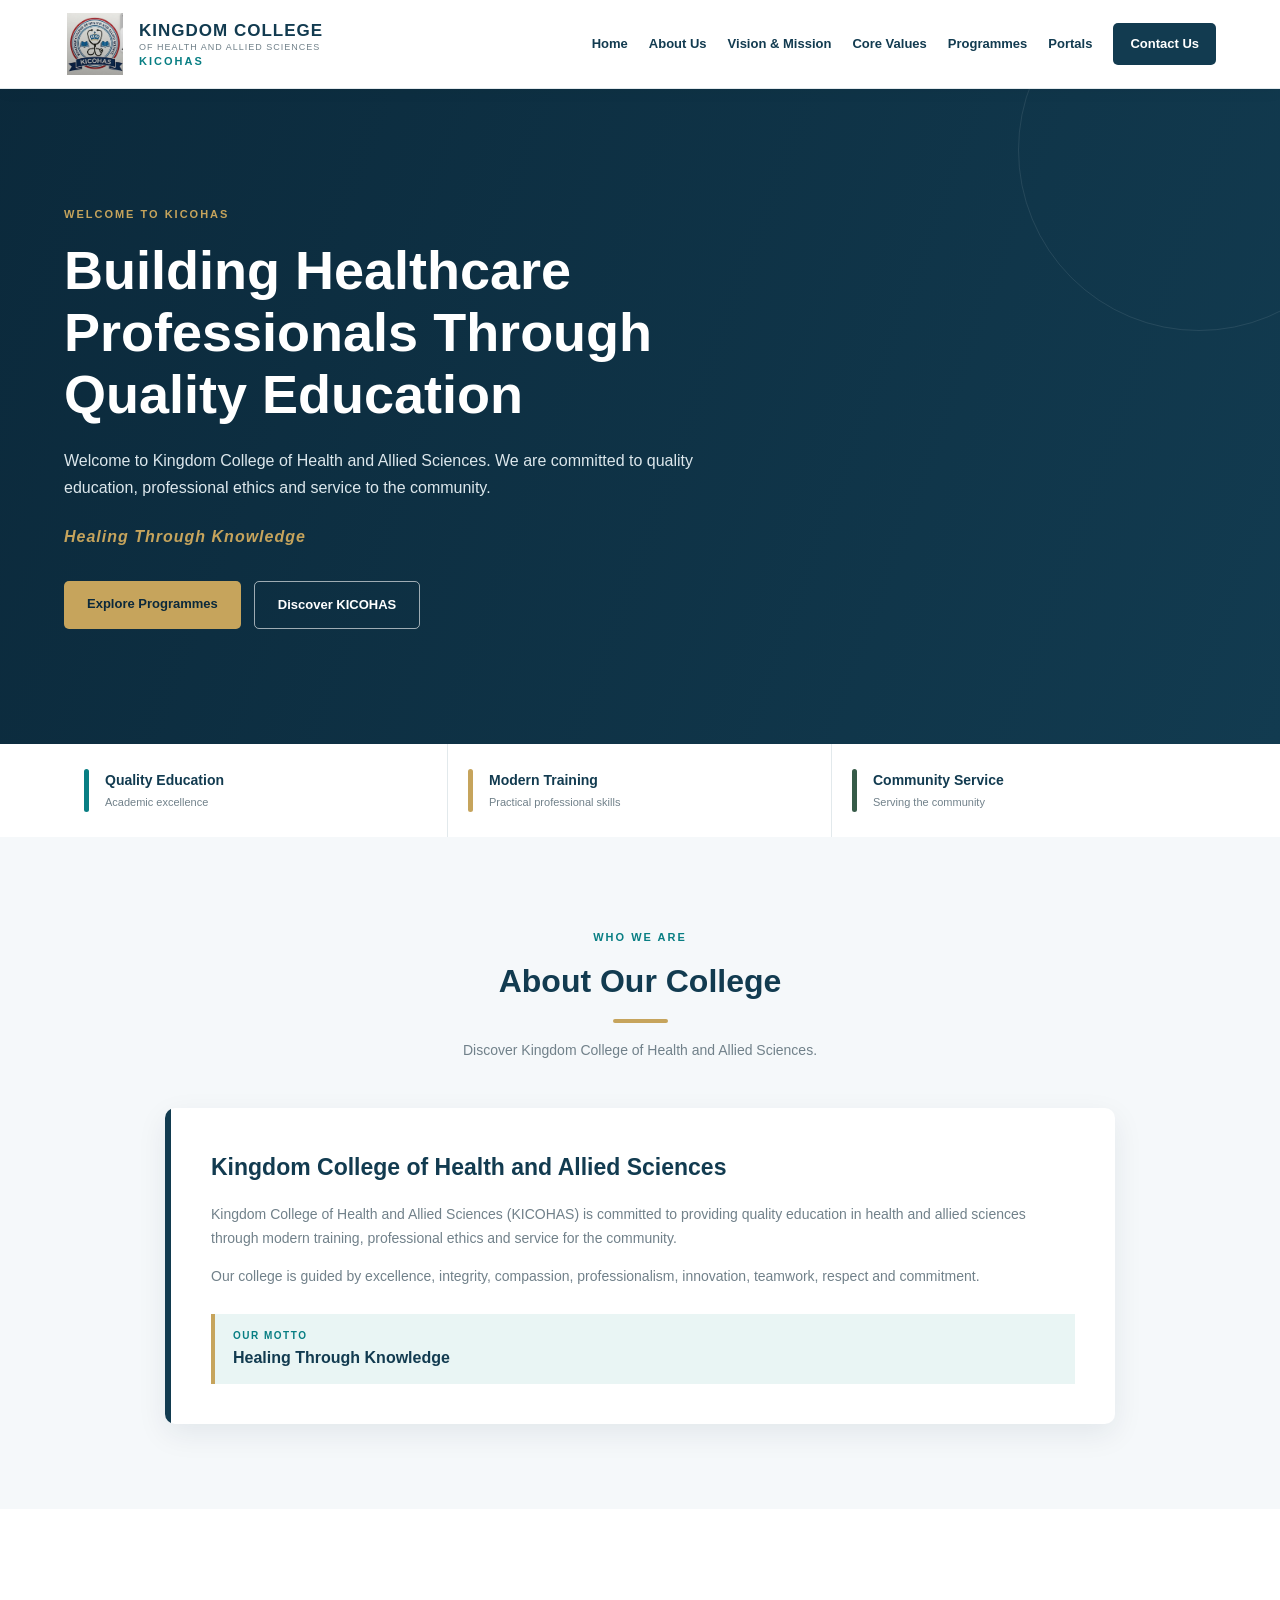
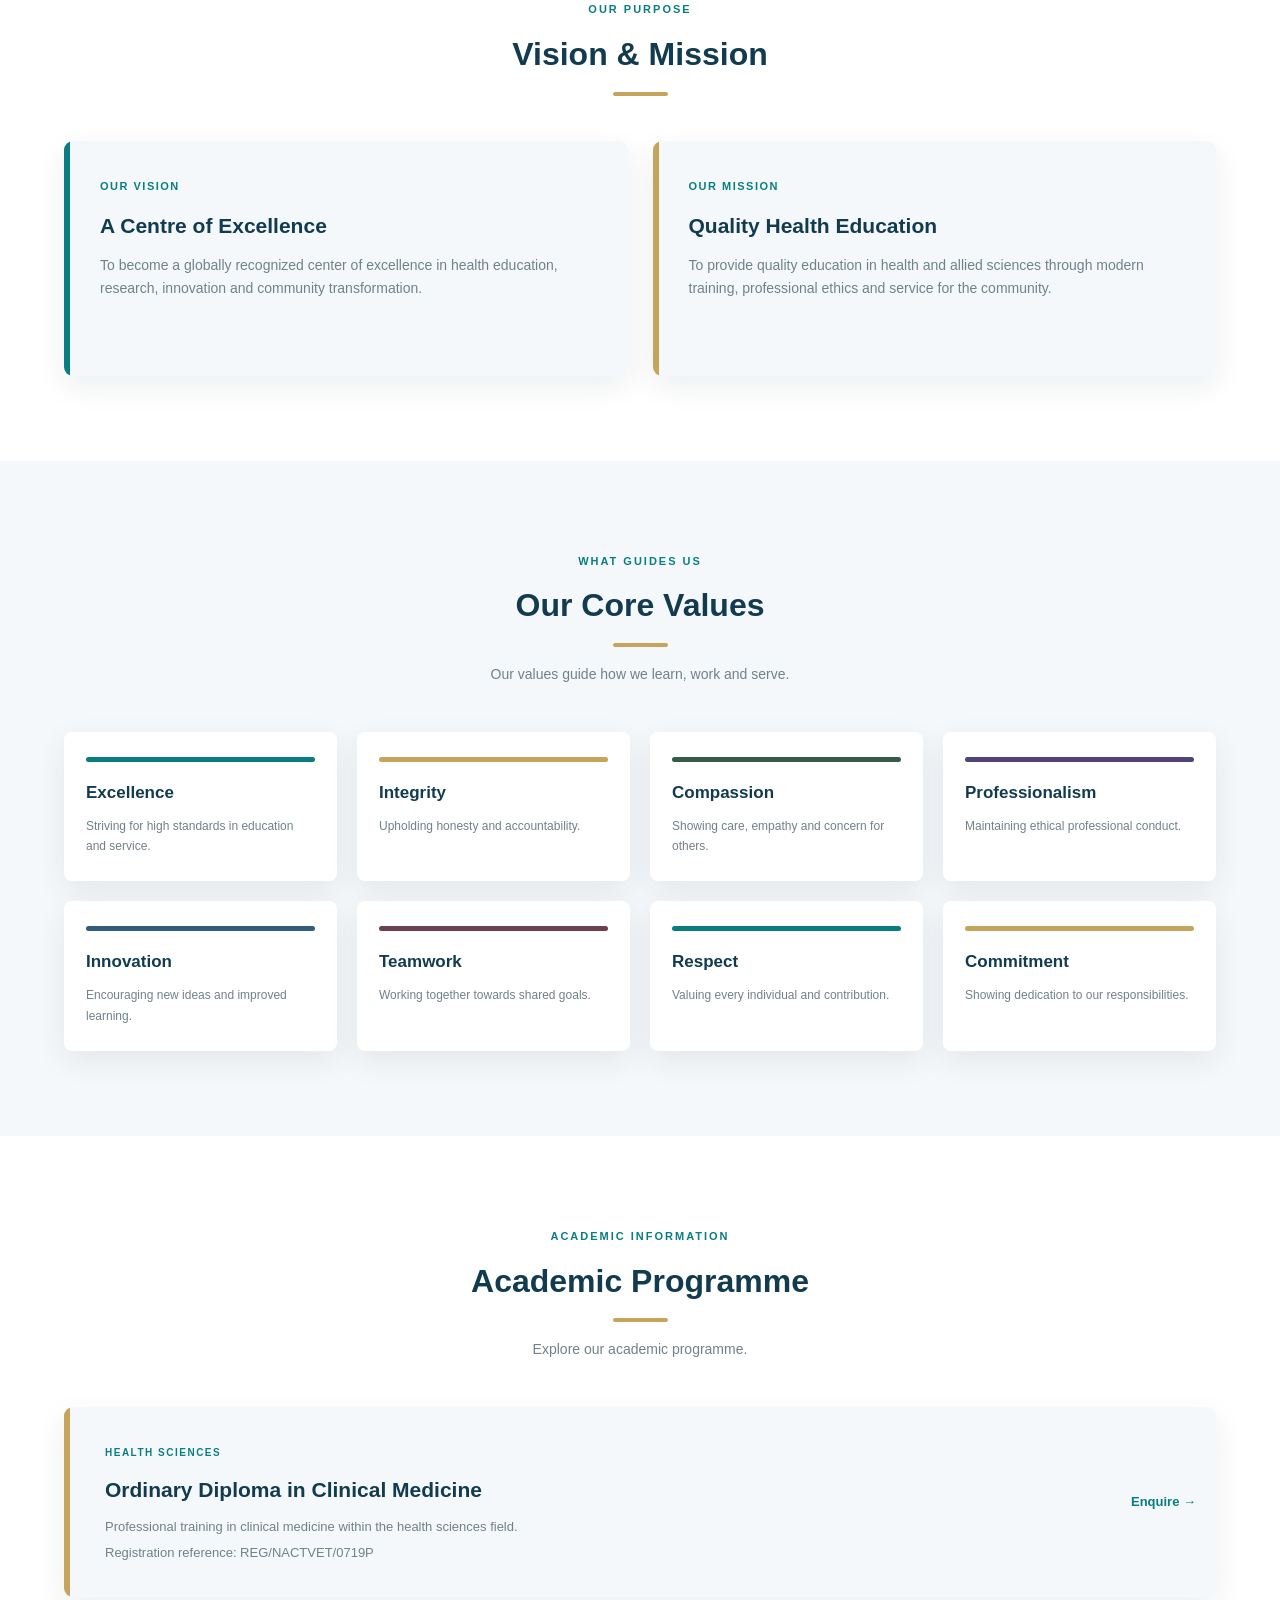
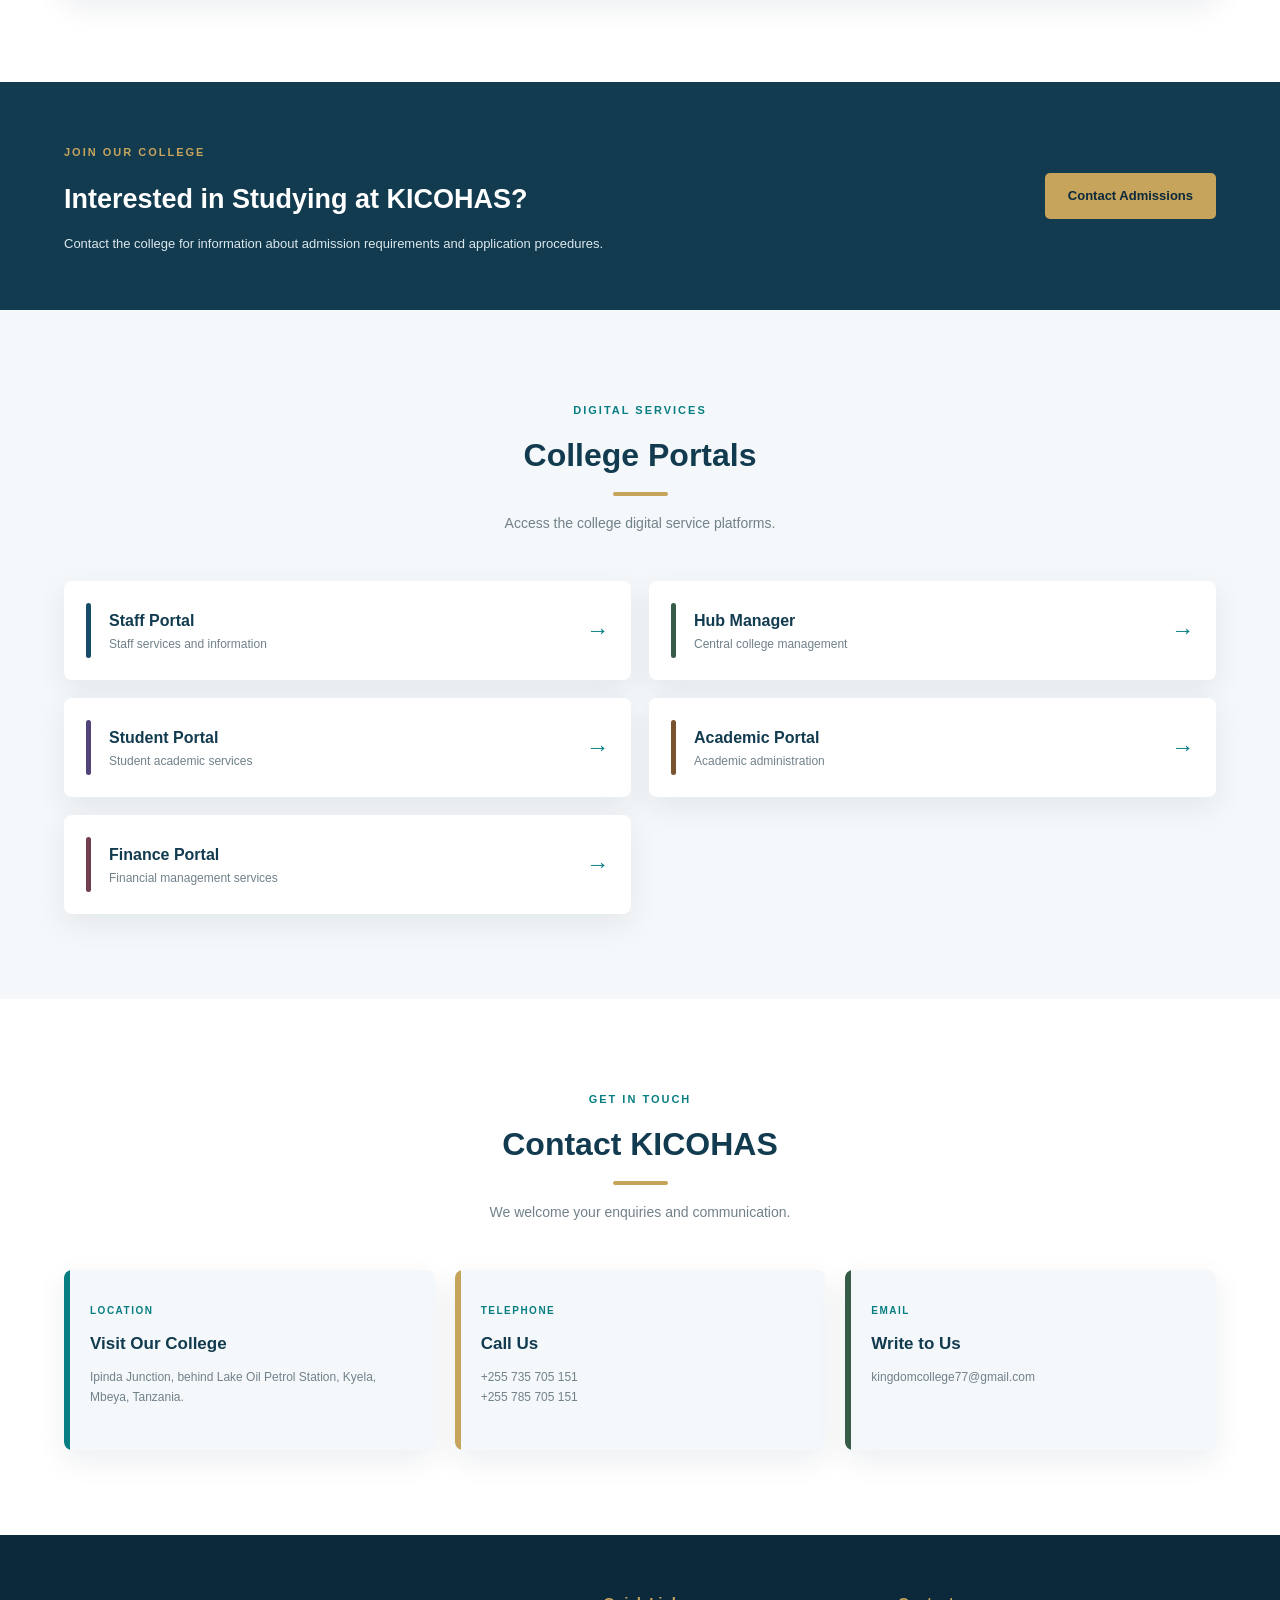
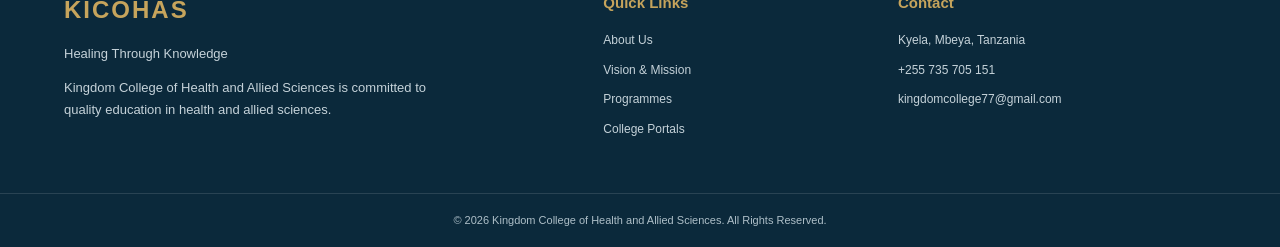
<file: index.html>
<!DOCTYPE html>
<html lang="en">
<head>
    <meta charset="UTF-8">
    <meta name="viewport" content="width=device-width, initial-scale=1.0">
    <meta name="description" content="Kingdom College of Health and Allied Sciences">
    <title>KICOHAS | Kingdom College</title>
    <link rel="stylesheet" href="style.css">
</head>
<body>

<header class="header">
    <div class="container header-inner">
        <a class="brand" href="#home">
            <img src="college-logo.jpg" alt="KICOHAS Logo">
            <span class="brand-name">
                <strong>KINGDOM COLLEGE</strong>
                <small>OF HEALTH AND ALLIED SCIENCES</small>
                <em>KICOHAS</em>
            </span>
        </a>

        <button class="menu-toggle" id="menuToggle" aria-label="Open menu">☰</button>

        <nav class="navigation" id="navigation">
            <a href="#home">Home</a>
            <a href="#about">About Us</a>
            <a href="#vision">Vision & Mission</a>
            <a href="#values">Core Values</a>
            <a href="#programmes">Programmes</a>
            <a href="#portals">Portals</a>
            <a class="nav-contact" href="#contact">Contact Us</a>
        </nav>
    </div>
</header>

<main>

<section class="hero" id="home">
    <div class="container hero-inner">
        <div class="hero-content">
            <span class="eyebrow">WELCOME TO KICOHAS</span>
            <h1>Building Healthcare Professionals Through Quality Education</h1>
            <p>
                Welcome to Kingdom College of Health and Allied Sciences.
                We are committed to quality education, professional ethics
                and service to the community.
            </p>
            <div class="motto">Healing Through Knowledge</div>
            <div class="hero-actions">
                <a href="#programmes" class="btn btn-gold">Explore Programmes</a>
                <a href="#about" class="btn btn-outline">Discover KICOHAS</a>
            </div>
        </div>
    </div>
</section>

<section class="highlights">
    <div class="container highlight-grid">
        <div class="highlight">
            <span class="highlight-bar teal-bar"></span>
            <div>
                <strong>Quality Education</strong>
                <small>Academic excellence</small>
            </div>
        </div>
        <div class="highlight">
            <span class="highlight-bar gold-bar"></span>
            <div>
                <strong>Modern Training</strong>
                <small>Practical professional skills</small>
            </div>
        </div>
        <div class="highlight">
            <span class="highlight-bar green-bar"></span>
            <div>
                <strong>Community Service</strong>
                <small>Serving the community</small>
            </div>
        </div>
    </div>
</section>

<section class="section about-section" id="about">
    <div class="container">
        <div class="section-heading">
            <span class="eyebrow">WHO WE ARE</span>
            <h2>About Our College</h2>
            <span class="heading-line"></span>
            <p>Discover Kingdom College of Health and Allied Sciences.</p>
        </div>

        <div class="about-panel">
            <span class="section-bar navy-bar"></span>
            <div class="about-text">
                <h3>Kingdom College of Health and Allied Sciences</h3>
                <p>
                    Kingdom College of Health and Allied Sciences (KICOHAS)
                    is committed to providing quality education in health
                    and allied sciences through modern training,
                    professional ethics and service for the community.
                </p>
                <p>
                    Our college is guided by excellence, integrity,
                    compassion, professionalism, innovation, teamwork,
                    respect and commitment.
                </p>
                <div class="motto-strip">
                    <span>OUR MOTTO</span>
                    <strong>Healing Through Knowledge</strong>
                </div>
            </div>
        </div>
    </div>
</section>

<section class="section vision-section" id="vision">
    <div class="container">
        <div class="section-heading">
            <span class="eyebrow">OUR PURPOSE</span>
            <h2>Vision & Mission</h2>
            <span class="heading-line"></span>
        </div>

        <div class="purpose-grid">
            <article class="purpose-card">
                <span class="section-bar teal-bar"></span>
                <div class="purpose-content">
                    <span class="purpose-label">OUR VISION</span>
                    <h3>A Centre of Excellence</h3>
                    <p>
                        To become a globally recognized center of excellence
                        in health education, research, innovation and
                        community transformation.
                    </p>
                </div>
            </article>

            <article class="purpose-card">
                <span class="section-bar gold-bar"></span>
                <div class="purpose-content">
                    <span class="purpose-label">OUR MISSION</span>
                    <h3>Quality Health Education</h3>
                    <p>
                        To provide quality education in health and allied
                        sciences through modern training, professional ethics
                        and service for the community.
                    </p>
                </div>
            </article>
        </div>
    </div>
</section>

<section class="section values-section" id="values">
    <div class="container">
        <div class="section-heading">
            <span class="eyebrow">WHAT GUIDES US</span>
            <h2>Our Core Values</h2>
            <span class="heading-line"></span>
            <p>Our values guide how we learn, work and serve.</p>
        </div>

        <div class="values-grid">
            <article class="value-card"><span class="value-bar teal-bar"></span><h3>Excellence</h3><p>Striving for high standards in education and service.</p></article>
            <article class="value-card"><span class="value-bar gold-bar"></span><h3>Integrity</h3><p>Upholding honesty and accountability.</p></article>
            <article class="value-card"><span class="value-bar green-bar"></span><h3>Compassion</h3><p>Showing care, empathy and concern for others.</p></article>
            <article class="value-card"><span class="value-bar purple-bar"></span><h3>Professionalism</h3><p>Maintaining ethical professional conduct.</p></article>
            <article class="value-card"><span class="value-bar blue-bar"></span><h3>Innovation</h3><p>Encouraging new ideas and improved learning.</p></article>
            <article class="value-card"><span class="value-bar rose-bar"></span><h3>Teamwork</h3><p>Working together towards shared goals.</p></article>
            <article class="value-card"><span class="value-bar teal-bar"></span><h3>Respect</h3><p>Valuing every individual and contribution.</p></article>
            <article class="value-card"><span class="value-bar gold-bar"></span><h3>Commitment</h3><p>Showing dedication to our responsibilities.</p></article>
        </div>
    </div>
</section>

<section class="section programmes-section" id="programmes">
    <div class="container">
        <div class="section-heading">
            <span class="eyebrow">ACADEMIC INFORMATION</span>
            <h2>Academic Programme</h2>
            <span class="heading-line"></span>
            <p>Explore our academic programme.</p>
        </div>

        <article class="programme-card">
            <span class="section-bar gold-bar"></span>
            <div class="programme-info">
                <span class="programme-category">HEALTH SCIENCES</span>
                <h3>Ordinary Diploma in Clinical Medicine</h3>
                <p>
                    Professional training in clinical medicine
                    within the health sciences field.
                </p>
                <small>Registration reference: REG/NACTVET/0719P</small>
            </div>
            <a href="#contact" class="text-link">Enquire →</a>
        </article>
    </div>
</section>

<section class="admissions">
    <div class="container admissions-inner">
        <div>
            <span class="eyebrow">JOIN OUR COLLEGE</span>
            <h2>Interested in Studying at KICOHAS?</h2>
            <p>
                Contact the college for information about admission
                requirements and application procedures.
            </p>
        </div>
        <a href="#contact" class="btn btn-gold">Contact Admissions</a>
    </div>
</section>

<section class="section portals-section" id="portals">
    <div class="container">
        <div class="section-heading">
            <span class="eyebrow">DIGITAL SERVICES</span>
            <h2>College Portals</h2>
            <span class="heading-line"></span>
            <p>Access the college digital service platforms.</p>
        </div>

        <div class="portals-grid">
            <a href="staff-portal.html" class="portal-card">
                <span class="portal-bar staff-bar"></span>
                <div><h3>Staff Portal</h3><p>Staff services and information</p></div>
                <span class="portal-arrow">→</span>
            </a>

            <a href="hub-manager.html" class="portal-card">
                <span class="portal-bar manager-bar"></span>
                <div><h3>Hub Manager</h3><p>Central college management</p></div>
                <span class="portal-arrow">→</span>
            </a>

            <a href="student-portal.html" class="portal-card">
                <span class="portal-bar student-bar"></span>
                <div><h3>Student Portal</h3><p>Student academic services</p></div>
                <span class="portal-arrow">→</span>
            </a>

            <a href="academic-portal.html" class="portal-card">
                <span class="portal-bar academic-bar"></span>
                <div><h3>Academic Portal</h3><p>Academic administration</p></div>
                <span class="portal-arrow">→</span>
            </a>

            <a href="finance-portal.html" class="portal-card">
                <span class="portal-bar finance-bar"></span>
                <div><h3>Finance Portal</h3><p>Financial management services</p></div>
                <span class="portal-arrow">→</span>
            </a>
        </div>
    </div>
</section>

<section class="section contact-section" id="contact">
    <div class="container">
        <div class="section-heading">
            <span class="eyebrow">GET IN TOUCH</span>
            <h2>Contact KICOHAS</h2>
            <span class="heading-line"></span>
            <p>We welcome your enquiries and communication.</p>
        </div>

        <div class="contact-grid">
            <div class="contact-card">
                <span class="section-bar teal-bar"></span>
                <div class="contact-content">
                    <span class="contact-label">LOCATION</span>
                    <h3>Visit Our College</h3>
                    <p>Ipinda Junction, behind Lake Oil Petrol Station, Kyela, Mbeya, Tanzania.</p>
                </div>
            </div>

            <div class="contact-card">
                <span class="section-bar gold-bar"></span>
                <div class="contact-content">
                    <span class="contact-label">TELEPHONE</span>
                    <h3>Call Us</h3>
                    <p>
                        <a href="tel:+255735705151">+255 735 705 151</a><br>
                        <a href="tel:+255785705151">+255 785 705 151</a>
                    </p>
                </div>
            </div>

            <div class="contact-card">
                <span class="section-bar green-bar"></span>
                <div class="contact-content">
                    <span class="contact-label">EMAIL</span>
                    <h3>Write to Us</h3>
                    <p><a href="mailto:kingdomcollege77@gmail.com">kingdomcollege77@gmail.com</a></p>
                </div>
            </div>
        </div>
    </div>
</section>

</main>

<footer class="footer">
    <div class="container footer-main">
        <div class="footer-about">
            <strong class="footer-title">KICOHAS</strong>
            <p>Healing Through Knowledge</p>
            <p>
                Kingdom College of Health and Allied Sciences is committed
                to quality education in health and allied sciences.
            </p>
        </div>

        <div class="footer-column">
            <h3>Quick Links</h3>
            <a href="#about">About Us</a>
            <a href="#vision">Vision & Mission</a>
            <a href="#programmes">Programmes</a>
            <a href="#portals">College Portals</a>
        </div>

        <div class="footer-column">
            <h3>Contact</h3>
            <p>Kyela, Mbeya, Tanzania</p>
            <p>+255 735 705 151</p>
            <p>kingdomcollege77@gmail.com</p>
        </div>
    </div>

    <div class="footer-bottom">
        <div class="container">
            © <span id="year"></span> Kingdom College of Health and Allied Sciences.
            All Rights Reserved.
        </div>
    </div>
</footer>

<script>
    const menuToggle = document.getElementById("menuToggle");
    const navigation = document.getElementById("navigation");

    menuToggle.addEventListener("click", function () {
        navigation.classList.toggle("open");
    });

    document.querySelectorAll(".navigation a").forEach(function (link) {
        link.addEventListener("click", function () {
            navigation.classList.remove("open");
        });
    });

    document.getElementById("year").textContent = new Date().getFullYear();
</script>

</body>
</html>
</file>
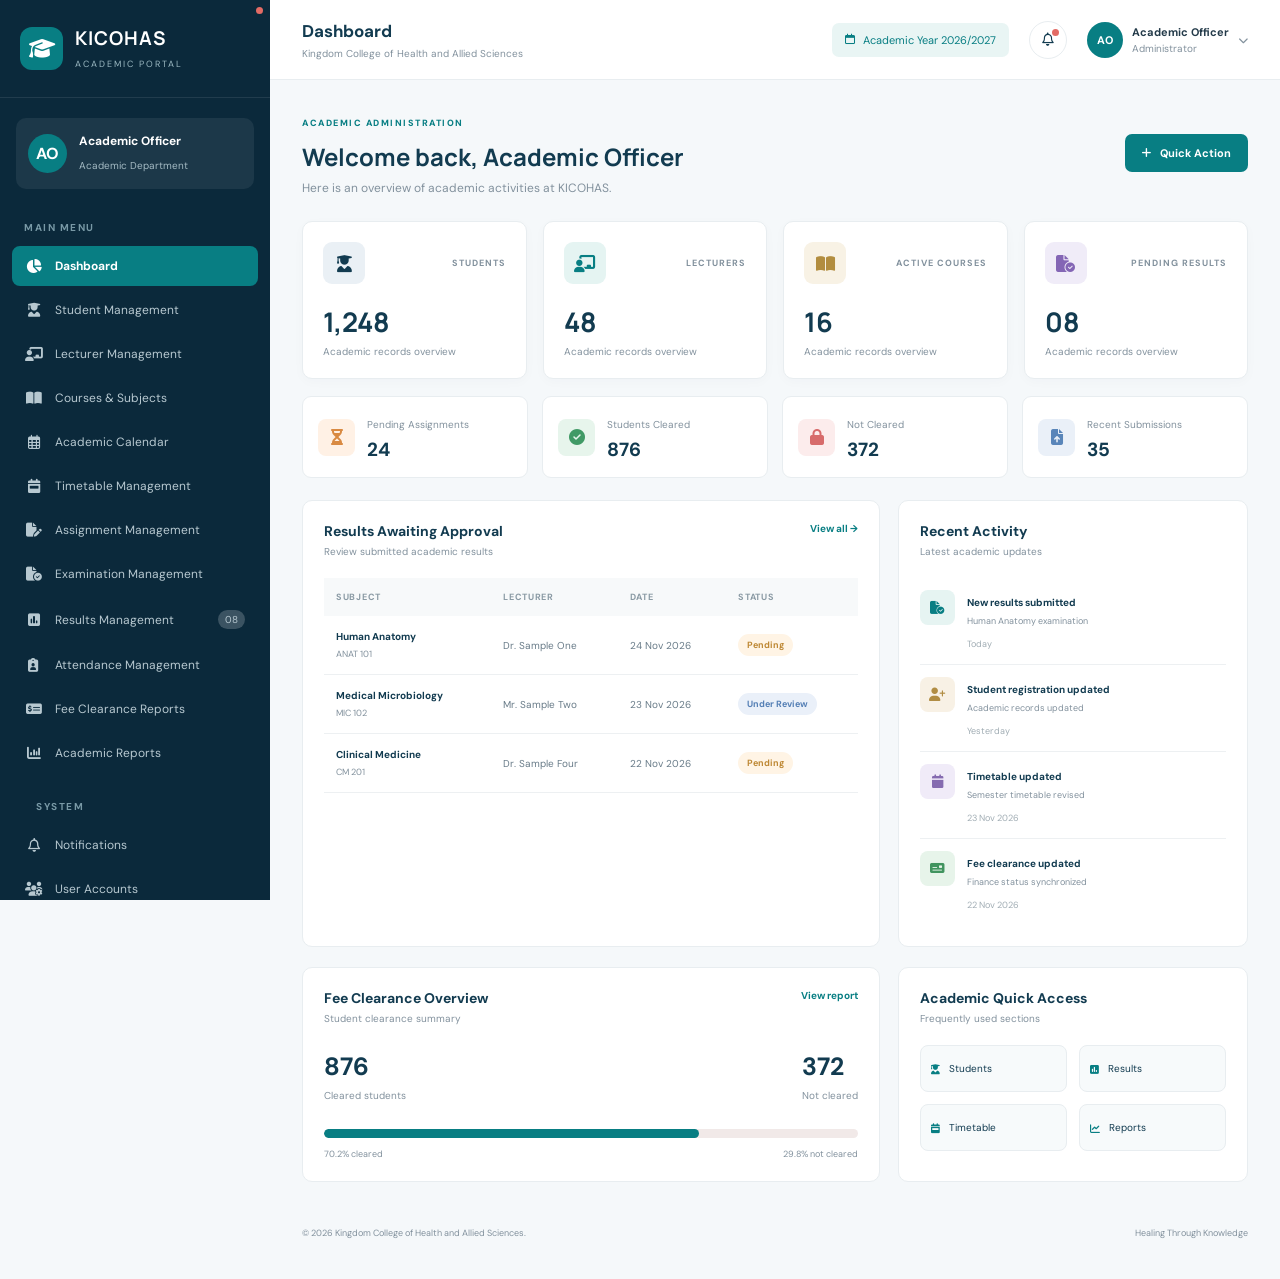
<file: academic-portal.html>
<!DOCTYPE html>
<html lang="en">
<head>
    <meta charset="UTF-8">
    <meta name="viewport" content="width=device-width, initial-scale=1.0">
    <meta name="description" content="KICOHAS Academic Management Portal">
    <title>Academic Portal | KICOHAS</title>

    <link rel="stylesheet" href="academic-style.css">

    <link rel="preconnect" href="https://fonts.googleapis.com">
    <link rel="preconnect" href="https://fonts.gstatic.com" crossorigin>
    <link href="https://fonts.googleapis.com/css2?family=DM+Sans:wght@400;500;600;700;800&family=Manrope:wght@400;500;600;700;800&display=swap" rel="stylesheet">

    <link rel="stylesheet" href="https://cdnjs.cloudflare.com/ajax/libs/font-awesome/6.5.2/css/all.min.css">
</head>

<body>

<div class="app-layout">

    <!-- SIDEBAR -->
    <aside class="sidebar" id="sidebar">

        <div class="brand">
            <div class="brand-logo">
                <i class="fa-solid fa-graduation-cap"></i>
            </div>

            <div class="brand-text">
                <h2>KICOHAS</h2>
                <span>ACADEMIC PORTAL</span>
            </div>

            <button class="close-sidebar" id="closeSidebar">
                <i class="fa-solid fa-xmark"></i>
            </button>
        </div>

        <div class="sidebar-profile">
            <div class="profile-avatar">AO</div>
            <div>
                <h4>Academic Officer</h4>
                <span>Academic Department</span>
            </div>
        </div>

        <div class="menu-heading">MAIN MENU</div>

        <nav class="sidebar-nav">

            <button class="nav-link active" data-page="dashboard">
                <i class="fa-solid fa-chart-pie"></i>
                <span>Dashboard</span>
            </button>

            <button class="nav-link" data-page="students">
                <i class="fa-solid fa-user-graduate"></i>
                <span>Student Management</span>
            </button>

            <button class="nav-link" data-page="lecturers">
                <i class="fa-solid fa-chalkboard-user"></i>
                <span>Lecturer Management</span>
            </button>

            <button class="nav-link" data-page="courses">
                <i class="fa-solid fa-book-open"></i>
                <span>Courses & Subjects</span>
            </button>

            <button class="nav-link" data-page="calendar">
                <i class="fa-regular fa-calendar-days"></i>
                <span>Academic Calendar</span>
            </button>

            <button class="nav-link" data-page="timetable">
                <i class="fa-solid fa-calendar-week"></i>
                <span>Timetable Management</span>
            </button>

            <button class="nav-link" data-page="assignments">
                <i class="fa-solid fa-file-pen"></i>
                <span>Assignment Management</span>
            </button>

            <button class="nav-link" data-page="examinations">
                <i class="fa-solid fa-file-circle-check"></i>
                <span>Examination Management</span>
            </button>

            <button class="nav-link" data-page="results">
                <i class="fa-solid fa-square-poll-vertical"></i>
                <span>Results Management</span>
                <span class="nav-count">08</span>
            </button>

            <button class="nav-link" data-page="attendance">
                <i class="fa-solid fa-clipboard-user"></i>
                <span>Attendance Management</span>
            </button>

            <button class="nav-link" data-page="clearance">
                <i class="fa-solid fa-money-check-dollar"></i>
                <span>Fee Clearance Reports</span>
            </button>

            <button class="nav-link" data-page="reports">
                <i class="fa-solid fa-chart-column"></i>
                <span>Academic Reports</span>
            </button>

            <div class="menu-heading secondary-heading">SYSTEM</div>

            <button class="nav-link" data-page="notifications">
                <i class="fa-regular fa-bell"></i>
                <span>Notifications</span>
                <span class="notification-dot"></span>
            </button>

            <button class="nav-link" data-page="users">
                <i class="fa-solid fa-users-gear"></i>
                <span>User Accounts</span>
            </button>

            <button class="nav-link" data-page="settings">
                <i class="fa-solid fa-gear"></i>
                <span>Settings</span>
            </button>

        </nav>

        <div class="sidebar-bottom">
            <div class="sidebar-help">
                <i class="fa-solid fa-headset"></i>
                <div>
                    <strong>Need assistance?</strong>
                    <small>Contact IT Support</small>
                </div>
            </div>

            <button class="logout-button" id="logoutBtn">
                <i class="fa-solid fa-right-from-bracket"></i>
                Logout
            </button>
        </div>

    </aside>


    <!-- MAIN CONTENT -->
    <main class="main-content">

        <!-- TOPBAR -->
        <header class="topbar">

            <div class="topbar-left">

                <button class="menu-toggle" id="menuToggle">
                    <i class="fa-solid fa-bars"></i>
                </button>

                <div>
                    <h3 id="pageHeading">Dashboard</h3>
                    <p>Kingdom College of Health and Allied Sciences</p>
                </div>

            </div>

            <div class="topbar-right">

                <div class="academic-year">
                    <i class="fa-regular fa-calendar"></i>
                    <span>Academic Year 2026/2027</span>
                </div>

                <button class="top-icon" id="notificationButton" title="Notifications">
                    <i class="fa-regular fa-bell"></i>
                    <span class="top-notification"></span>
                </button>

                <div class="top-profile">
                    <div class="profile-avatar small">AO</div>
                    <div class="top-profile-text">
                        <strong>Academic Officer</strong>
                        <small>Administrator</small>
                    </div>
                    <i class="fa-solid fa-chevron-down"></i>
                </div>

            </div>

        </header>


        <!-- PAGE CONTENT -->
        <section class="page-container" id="pageContainer">

            <!-- DASHBOARD -->
            <div class="welcome-section">
                <div>
                    <span class="eyebrow">ACADEMIC ADMINISTRATION</span>
                    <h1>Welcome back, Academic Officer</h1>
                    <p>Here is an overview of academic activities at KICOHAS.</p>
                </div>

                <button class="primary-button" id="quickAction">
                    <i class="fa-solid fa-plus"></i>
                    Quick Action
                </button>
            </div>


            <!-- SUMMARY CARDS -->
            <div class="stats-grid">

                <div class="stat-card">
                    <div class="stat-top">
                        <div class="stat-icon navy">
                            <i class="fa-solid fa-user-graduate"></i>
                        </div>
                        <span class="stat-label">STUDENTS</span>
                    </div>
                    <h2 id="totalStudents">1,248</h2>
                    <p><span class="positive">Active</span> registered students</p>
                </div>

                <div class="stat-card">
                    <div class="stat-top">
                        <div class="stat-icon teal">
                            <i class="fa-solid fa-chalkboard-user"></i>
                        </div>
                        <span class="stat-label">LECTURERS</span>
                    </div>
                    <h2 id="totalLecturers">48</h2>
                    <p>Registered teaching staff</p>
                </div>

                <div class="stat-card">
                    <div class="stat-top">
                        <div class="stat-icon gold">
                            <i class="fa-solid fa-book-open"></i>
                        </div>
                        <span class="stat-label">COURSES</span>
                    </div>
                    <h2 id="totalCourses">16</h2>
                    <p>Active academic programmes</p>
                </div>

                <div class="stat-card">
                    <div class="stat-top">
                        <div class="stat-icon purple">
                            <i class="fa-solid fa-file-circle-check"></i>
                        </div>
                        <span class="stat-label">PENDING RESULTS</span>
                    </div>
                    <h2 id="pendingResults">08</h2>
                    <p>Awaiting academic approval</p>
                </div>

            </div>


            <!-- SECONDARY CARDS -->
            <div class="secondary-stats">

                <div class="mini-stat">
                    <div class="mini-icon orange">
                        <i class="fa-solid fa-hourglass-half"></i>
                    </div>
                    <div>
                        <span>Pending Assignments</span>
                        <h3>24</h3>
                    </div>
                </div>

                <div class="mini-stat">
                    <div class="mini-icon green">
                        <i class="fa-solid fa-circle-check"></i>
                    </div>
                    <div>
                        <span>Students Cleared</span>
                        <h3>876</h3>
                    </div>
                </div>

                <div class="mini-stat">
                    <div class="mini-icon red">
                        <i class="fa-solid fa-lock"></i>
                    </div>
                    <div>
                        <span>Not Cleared</span>
                        <h3>372</h3>
                    </div>
                </div>

                <div class="mini-stat">
                    <div class="mini-icon blue">
                        <i class="fa-solid fa-file-arrow-up"></i>
                    </div>
                    <div>
                        <span>Recent Submissions</span>
                        <h3>35</h3>
                    </div>
                </div>

            </div>


            <!-- MAIN DASHBOARD GRID -->
            <div class="dashboard-grid">

                <!-- RESULTS -->
                <div class="panel results-panel">

                    <div class="panel-header">
                        <div>
                            <h3>Results Awaiting Approval</h3>
                            <p>Review submitted academic results</p>
                        </div>

                        <button class="text-button" data-go="results">
                            View all <i class="fa-solid fa-arrow-right"></i>
                        </button>
                    </div>

                    <div class="table-wrapper">
                        <table>
                            <thead>
                                <tr>
                                    <th>SUBJECT</th>
                                    <th>LECTURER</th>
                                    <th>SUBMISSION DATE</th>
                                    <th>STATUS</th>
                                </tr>
                            </thead>

                            <tbody id="dashboardResults">

                                <tr>
                                    <td>
                                        <strong>Human Anatomy</strong>
                                        <small>ANAT 101</small>
                                    </td>
                                    <td>Dr. Sample</td>
                                    <td>24 Nov 2026</td>
                                    <td><span class="status pending">Pending</span></td>
                                </tr>

                                <tr>
                                    <td>
                                        <strong>Medical Microbiology</strong>
                                        <small>MIC 102</small>
                                    </td>
                                    <td>Lecturer Sample</td>
                                    <td>23 Nov 2026</td>
                                    <td><span class="status review">Under Review</span></td>
                                </tr>

                                <tr>
                                    <td>
                                        <strong>Clinical Medicine</strong>
                                        <small>CM 201</small>
                                    </td>
                                    <td>Lecturer Sample</td>
                                    <td>22 Nov 2026</td>
                                    <td><span class="status pending">Pending</span></td>
                                </tr>

                            </tbody>
                        </table>
                    </div>

                </div>


                <!-- ACADEMIC ACTIVITY -->
                <div class="panel activity-panel">

                    <div class="panel-header">
                        <div>
                            <h3>Recent Activity</h3>
                            <p>Latest academic updates</p>
                        </div>

                        <i class="fa-solid fa-ellipsis"></i>
                    </div>

                    <div class="activity-list">

                        <div class="activity-item">
                            <div class="activity-symbol teal-bg">
                                <i class="fa-solid fa-file-circle-check"></i>
                            </div>
                            <div>
                                <strong>New results submitted</strong>
                                <p>Human Anatomy examination</p>
                                <small>Today, 09:30 AM</small>
                            </div>
                        </div>

                        <div class="activity-item">
                            <div class="activity-symbol gold-bg">
                                <i class="fa-solid fa-user-plus"></i>
                            </div>
                            <div>
                                <strong>Student registration updated</strong>
                                <p>Academic records updated</p>
                                <small>Yesterday</small>
                            </div>
                        </div>

                        <div class="activity-item">
                            <div class="activity-symbol purple-bg">
                                <i class="fa-solid fa-calendar"></i>
                            </div>
                            <div>
                                <strong>Timetable updated</strong>
                                <p>Semester timetable revised</p>
                                <small>23 Nov 2026</small>
                            </div>
                        </div>

                        <div class="activity-item">
                            <div class="activity-symbol green-bg">
                                <i class="fa-solid fa-money-check"></i>
                            </div>
                            <div>
                                <strong>Fee clearance updated</strong>
                                <p>Finance status synchronized</p>
                                <small>22 Nov 2026</small>
                            </div>
                        </div>

                    </div>

                </div>

            </div>


            <!-- CLEARANCE AND ACADEMIC OVERVIEW -->
            <div class="dashboard-grid lower-grid">

                <div class="panel">
                    <div class="panel-header">
                        <div>
                            <h3>Fee Clearance Overview</h3>
                            <p>Student clearance summary</p>
                        </div>
                        <button class="text-button" data-go="clearance">View report</button>
                    </div>

                    <div class="clearance-summary">
                        <div class="clearance-number">
                            <h2>876</h2>
                            <span>Cleared students</span>
                        </div>
                        <div class="clearance-number">
                            <h2>372</h2>
                            <span>Not cleared</span>
                        </div>
                    </div>

                    <div class="progress-track">
                        <div class="progress-value"></div>
                    </div>

                    <div class="progress-label">
                        <span>70.2% cleared</span>
                        <span>29.8% not cleared</span>
                    </div>
                </div>


                <div class="panel">
                    <div class="panel-header">
                        <div>
                            <h3>Academic Quick Access</h3>
                            <p>Frequently used sections</p>
                        </div>
                    </div>

                    <div class="quick-links">

                        <button data-go="students">
                            <i class="fa-solid fa-user-graduate"></i>
                            Students
                        </button>

                        <button data-go="results">
                            <i class="fa-solid fa-square-poll-vertical"></i>
                            Results
                        </button>

                        <button data-go="timetable">
                            <i class="fa-solid fa-calendar-week"></i>
                            Timetable
                        </button>

                        <button data-go="reports">
                            <i class="fa-solid fa-chart-line"></i>
                            Reports
                        </button>

                    </div>
                </div>

            </div>


            <footer class="footer">
                <span>© 2026 Kingdom College of Health and Allied Sciences.</span>
                <span>Healing Through Knowledge</span>
            </footer>

        </section>

    </main>

</div>

<div class="sidebar-overlay" id="sidebarOverlay"></div>

<div class="toast-container" id="toastContainer"></div>

<script src="academic-script.js"></script>

</body>
</html>
</file>
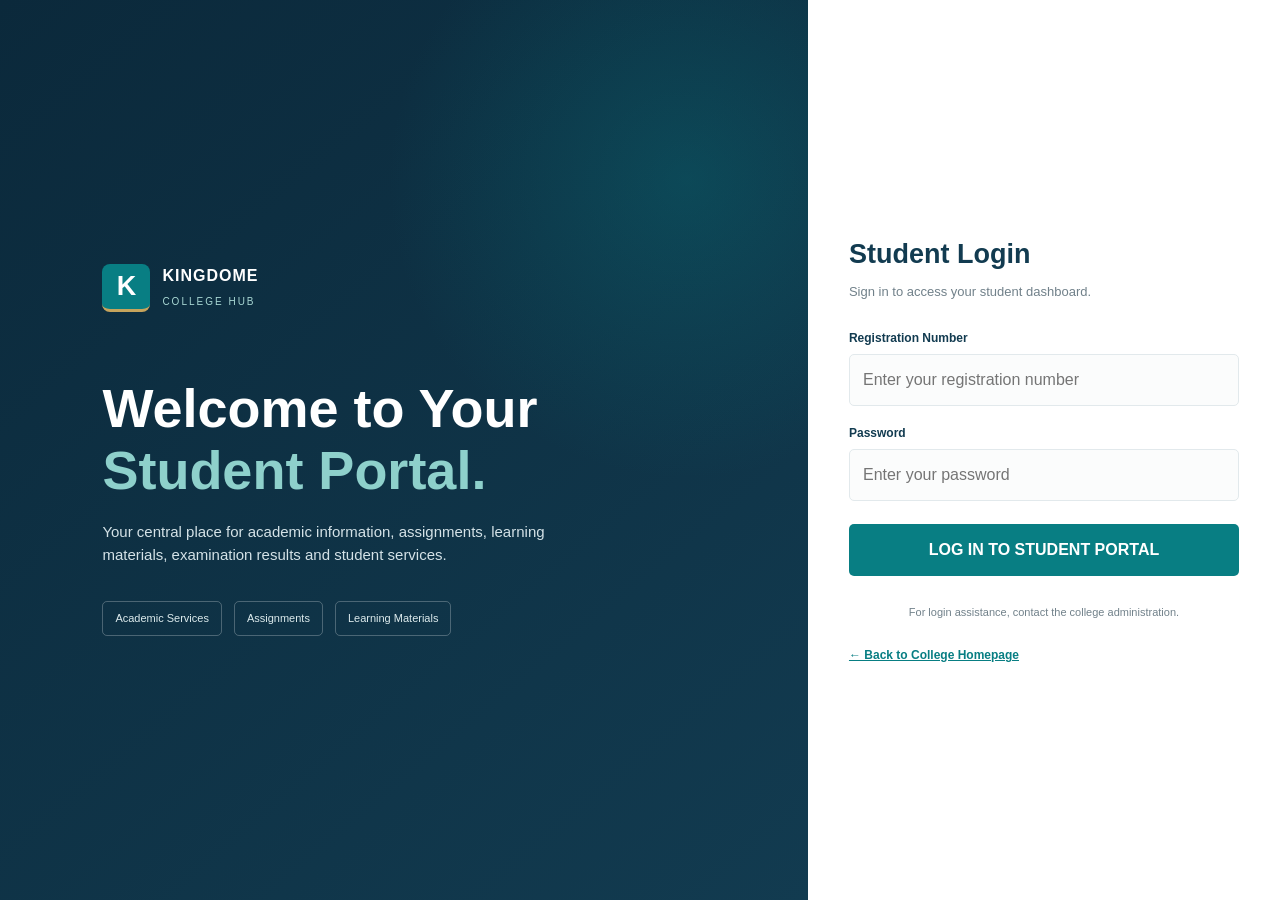
<file: student-portal.html>
<!DOCTYPE html>
<html lang="en">
<head>
<meta charset="UTF-8">
<meta name="viewport" content="width=device-width, initial-scale=1.0">
<title>Student Portal | Kingdome College Hub</title>

<style>
:root {
    --navy: #123B50;
    --dark: #0B293B;
    --teal: #087E83;
    --mint: #E9F5F4;
    --gold: #C6A45C;
    --white: #FFFFFF;
    --text: #344650;
    --muted: #71818A;
    --light: #F5F8F9;
    --border: #E2E9EC;
    --red: #B84D4D;
    --green: #347B58;
}

* {
    margin: 0;
    padding: 0;
    box-sizing: border-box;
}

body {
    font-family: Arial, Helvetica, sans-serif;
    background: var(--light);
    color: var(--text);
    line-height: 1.5;
}

button, input {
    font: inherit;
}

button {
    cursor: pointer;
}

.hidden {
    display: none !important;
}

/* LOGIN PAGE */

.login-page {
    min-height: 100vh;
    display: flex;
    background: var(--dark);
}

.login-left {
    flex: 1.2;
    display: flex;
    flex-direction: column;
    justify-content: center;
    padding: 8%;
    color: var(--white);
    background:
        radial-gradient(circle at 85% 20%, rgba(8,126,131,.3), transparent 30%),
        linear-gradient(140deg, #0B293B, #123B50);
}

.login-brand {
    display: flex;
    align-items: center;
    gap: 12px;
    margin-bottom: 65px;
}

.brand-mark {
    width: 48px;
    height: 48px;
    display: grid;
    place-items: center;
    background: var(--teal);
    border-bottom: 3px solid var(--gold);
    border-radius: 8px;
    font-size: 27px;
    font-weight: bold;
}

.brand-name strong {
    display: block;
    font-size: 16px;
    letter-spacing: 1px;
}

.brand-name small {
    color: #A9D8D4;
    font-size: 10px;
    letter-spacing: 2px;
}

.login-left h1 {
    font-size: clamp(34px, 5vw, 54px);
    line-height: 1.15;
    margin-bottom: 20px;
}

.login-left h1 span {
    color: #8ED0CB;
}

.login-left p {
    max-width: 470px;
    color: #D4E2E7;
    font-size: 15px;
}

.login-features {
    display: flex;
    flex-wrap: wrap;
    gap: 12px;
    margin-top: 35px;
}

.login-features span {
    padding: 8px 12px;
    border: 1px solid rgba(255,255,255,.25);
    border-radius: 5px;
    font-size: 11px;
    color: #DDEBED;
}

.login-right {
    flex: .8;
    display: flex;
    align-items: center;
    justify-content: center;
    padding: 35px;
    background: var(--white);
}

.login-card {
    width: 100%;
    max-width: 390px;
}

.login-card h2 {
    color: var(--navy);
    font-size: 27px;
    margin-bottom: 7px;
}

.login-card > p {
    color: var(--muted);
    font-size: 13px;
    margin-bottom: 28px;
}

.form-group {
    margin-bottom: 18px;
}

.form-group label {
    display: block;
    margin-bottom: 7px;
    font-size: 12px;
    font-weight: bold;
    color: var(--navy);
}

.form-group input {
    width: 100%;
    padding: 13px;
    border: 1px solid var(--border);
    border-radius: 5px;
    outline: none;
    background: #FBFCFC;
}

.form-group input:focus {
    border-color: var(--teal);
}

.login-button {
    width: 100%;
    border: 0;
    padding: 14px;
    border-radius: 5px;
    color: var(--white);
    background: var(--teal);
    font-weight: bold;
    margin-top: 5px;
}

.login-button:hover {
    background: var(--navy);
}

.login-message {
    color: var(--red);
    font-size: 12px;
    margin-top: 12px;
}

.login-help {
    text-align: center;
    margin-top: 22px;
    font-size: 11px;
    color: var(--muted);
}

.back-home {
    display: inline-block;
    margin-top: 25px;
    font-size: 12px;
    color: var(--teal);
    font-weight: bold;
}

/* DASHBOARD */

.dashboard {
    min-height: 100vh;
}

.topbar {
    height: 70px;
    display: flex;
    justify-content: space-between;
    align-items: center;
    padding: 0 30px;
    background: var(--white);
    border-bottom: 1px solid var(--border);
    position: sticky;
    top: 0;
    z-index: 10;
}

.topbar-brand {
    display: flex;
    align-items: center;
    gap: 10px;
    color: var(--navy);
    font-weight: bold;
    font-size: 14px;
}

.topbar-brand .brand-mark {
    width: 36px;
    height: 36px;
    font-size: 20px;
}

.topbar-right {
    display: flex;
    align-items: center;
    gap: 18px;
}

.student-name {
    font-size: 12px;
    font-weight: bold;
    color: var(--navy);
}

.logout-button {
    padding: 8px 13px;
    border: 1px solid var(--border);
    background: var(--white);
    color: var(--red);
    border-radius: 4px;
    font-size: 11px;
    font-weight: bold;
}

.dashboard-layout {
    display: flex;
    min-height: calc(100vh - 70px);
}

.sidebar {
    width: 235px;
    flex-shrink: 0;
    padding: 25px 14px;
    background: var(--navy);
    color: var(--white);
}

.sidebar-label {
    padding: 0 12px;
    margin: 10px 0 13px;
    color: #AFC6CE;
    font-size: 10px;
    font-weight: bold;
    letter-spacing: 1.5px;
}

.side-link {
    display: flex;
    align-items: center;
    gap: 12px;
    width: 100%;
    padding: 12px;
    margin-bottom: 5px;
    border: 0;
    border-radius: 5px;
    background: transparent;
    color: #E1EBEE;
    text-align: left;
    font-size: 12px;
}

.side-link:hover,
.side-link.active {
    background: var(--teal);
    color: var(--white);
}

.side-icon {
    width: 20px;
    text-align: center;
    font-size: 16px;
}

.main-content {
    flex: 1;
    min-width: 0;
    padding: 30px;
}

.page-section {
    display: none;
}

.page-section.active {
    display: block;
}

.page-heading {
    margin-bottom: 24px;
}

.page-heading h1 {
    color: var(--navy);
    font-size: 25px;
    margin-bottom: 5px;
}

.page-heading p {
    color: var(--muted);
    font-size: 12px;
}

/* DASHBOARD CARDS */

.welcome-banner {
    padding: 25px;
    margin-bottom: 22px;
    color: var(--white);
    border-radius: 8px;
    background: linear-gradient(110deg, var(--navy), var(--teal));
}

.welcome-banner span {
    color: #C9E8E5;
    font-size: 11px;
    letter-spacing: 1px;
    font-weight: bold;
}

.welcome-banner h2 {
    margin: 8px 0;
    font-size: 24px;
}

.welcome-banner p {
    font-size: 12px;
    color: #E0F1EF;
}

.summary-grid {
    display: grid;
    grid-template-columns: repeat(4, 1fr);
    gap: 15px;
    margin-bottom: 25px;
}

.summary-card {
    padding: 18px;
    background: var(--white);
    border: 1px solid var(--border);
    border-radius: 7px;
}

.summary-card span {
    color: var(--muted);
    font-size: 11px;
}

.summary-card h3 {
    color: var(--navy);
    font-size: 25px;
    margin-top: 8px;
}

.content-card {
    padding: 22px;
    margin-bottom: 20px;
    background: var(--white);
    border: 1px solid var(--border);
    border-radius: 7px;
}

.content-card h3 {
    color: var(--navy);
    font-size: 15px;
    margin-bottom: 15px;
}

.empty-state {
    padding: 28px 15px;
    text-align: center;
    color: var(--muted);
    background: #FAFCFC;
    border: 1px dashed #C9D7DC;
    border-radius: 6px;
    font-size: 12px;
}

.empty-state strong {
    display: block;
    color: var(--navy);
    font-size: 14px;
    margin-bottom: 6px;
}

/* ASSIGNMENTS AND MATERIALS */

.resource-list {
    display: grid;
    gap: 12px;
}

.resource-item {
    display: flex;
    justify-content: space-between;
    align-items: center;
    gap: 15px;
    padding: 15px;
    border: 1px solid var(--border);
    border-radius: 6px;
    background: var(--white);
}

.resource-item h4 {
    color: var(--navy);
    font-size: 13px;
    margin-bottom: 4px;
}

.resource-item p {
    color: var(--muted);
    font-size: 11px;
}

.resource-tag {
    display: inline-block;
    padding: 4px 8px;
    margin-top: 7px;
    border-radius: 4px;
    background: var(--mint);
    color: var(--teal);
    font-size: 10px;
    font-weight: bold;
}

.small-button {
    padding: 8px 12px;
    border: 0;
    border-radius: 4px;
    background: var(--teal);
    color: var(--white);
    font-size: 10px;
    font-weight: bold;
}

.small-button:hover {
    background: var(--navy);
}

.upload-box {
    padding: 20px;
    margin-top: 18px;
    border: 1px dashed #AFC4CA;
    background: #FAFCFC;
    border-radius: 6px;
}

.upload-box h4 {
    color: var(--navy);
    font-size: 13px;
    margin-bottom: 10px;
}

.upload-box input {
    width: 100%;
    font-size: 12px;
    margin-bottom: 12px;
}

.upload-status {
    margin-top: 10px;
    color: var(--green);
    font-size: 11px;
}

/* TABLES */

.table-wrap {
    overflow-x: auto;
}

table {
    width: 100%;
    border-collapse: collapse;
    min-width: 500px;
}

th, td {
    padding: 13px 12px;
    border-bottom: 1px solid var(--border);
    text-align: left;
    font-size: 11px;
}

th {
    color: var(--navy);
    background: #F5F8F9;
}

td {
    color: var(--text);
}

/* PROFILE */

.profile-grid {
    display: grid;
    grid-template-columns: repeat(2, 1fr);
    gap: 15px;
}

.profile-field {
    padding: 14px;
    background: #FAFCFC;
    border: 1px solid var(--border);
    border-radius: 5px;
}

.profile-field small {
    display: block;
    color: var(--muted);
    font-size: 10px;
    margin-bottom: 5px;
}

.profile-field strong {
    color: var(--navy);
    font-size: 12px;
}

/* FOOTER */

.dashboard-footer {
    padding: 20px 0;
    color: var(--muted);
    font-size: 10px;
    text-align: center;
}

/* RESPONSIVE */

@media (max-width: 900px) {
    .summary-grid {
        grid-template-columns: repeat(2, 1fr);
    }

    .sidebar {
        width: 195px;
    }

    .main-content {
        padding: 22px;
    }
}

@media (max-width: 650px) {
    .login-page {
        flex-direction: column;
    }

    .login-left {
        padding: 30px 7%;
    }

    .login-brand {
        margin-bottom: 30px;
    }

    .login-left h1 {
        font-size: 34px;
    }

    .login-features {
        margin-top: 20px;
    }

    .login-right {
        padding: 35px 7%;
    }

    .topbar {
        height: auto;
        min-height: 65px;
        padding: 12px 15px;
    }

    .topbar-brand {
        font-size: 11px;
    }

    .student-name {
        display: none;
    }

    .dashboard-layout {
        flex-direction: column;
    }

    .sidebar {
        width: 100%;
        display: flex;
        gap: 5px;
        overflow-x: auto;
        padding: 10px;
    }

    .sidebar-label {
        display: none;
    }

    .side-link {
        flex: 0 0 auto;
        width: auto;
        margin: 0;
        padding: 10px;
        font-size: 10px;
    }

    .side-icon {
        display: none;
    }

    .main-content {
        padding: 18px 13px;
    }

    .summary-grid {
        gap: 9px;
    }

    .summary-card {
        padding: 13px;
    }

    .summary-card h3 {
        font-size: 21px;
    }

    .page-heading h1 {
        font-size: 22px;
    }

    .profile-grid {
        grid-template-columns: 1fr;
    }

    .resource-item {
        align-items: flex-start;
        flex-direction: column;
    }
}
</style>
</head>

<body>

<!-- LOGIN PAGE -->
<section class="login-page" id="loginPage">

    <div class="login-left">

        <div class="login-brand">
            <div class="brand-mark">K</div>
            <div class="brand-name">
                <strong>KINGDOME</strong>
                <small>COLLEGE HUB</small>
            </div>
        </div>

        <h1>Welcome to Your<br><span>Student Portal.</span></h1>

        <p>
            Your central place for academic information, assignments,
            learning materials, examination results and student services.
        </p>

        <div class="login-features">
            <span>Academic Services</span>
            <span>Assignments</span>
            <span>Learning Materials</span>
        </div>

    </div>

    <div class="login-right">

        <form class="login-card" id="loginForm">

            <h2>Student Login</h2>
            <p>Sign in to access your student dashboard.</p>

            <div class="form-group">
                <label for="studentId">Registration Number</label>
                <input
                    type="text"
                    id="studentId"
                    placeholder="Enter your registration number"
                    required
                >
            </div>

            <div class="form-group">
                <label for="password">Password</label>
                <input
                    type="password"
                    id="password"
                    placeholder="Enter your password"
                    required
                >
            </div>

            <button type="submit" class="login-button">
                LOG IN TO STUDENT PORTAL
            </button>

            <p class="login-message" id="loginMessage"></p>

            <div class="login-help">
                For login assistance, contact the college administration.
            </div>

            <a href="index.html" class="back-home">← Back to College Homepage</a>

        </form>

    </div>

</section>


<!-- STUDENT DASHBOARD -->
<div class="dashboard hidden" id="dashboardPage">

    <header class="topbar">

        <div class="topbar-brand">
            <div class="brand-mark">K</div>
            KINGDOME COLLEGE HUB
        </div>

        <div class="topbar-right">
            <span class="student-name" id="topStudentName">Student</span>
            <button class="logout-button" id="logoutButton">LOG OUT</button>
        </div>

    </header>


    <div class="dashboard-layout">

        <!-- SIDEBAR -->
        <aside class="sidebar">

            <div class="sidebar-label">STUDENT MENU</div>

            <button class="side-link active" data-page="home">
                <span class="side-icon">⌂</span> Dashboard
            </button>

            <button class="side-link" data-page="assignments">
                <span class="side-icon">▤</span> Assignments
            </button>

            <button class="side-link" data-page="materials">
                <span class="side-icon">▣</span> Learning Materials
            </button>

            <button class="side-link" data-page="courses">
                <span class="side-icon">▥</span> My Courses
            </button>

            <button class="side-link" data-page="timetable">
                <span class="side-icon">▦</span> Timetable
            </button>

            <button class="side-link" data-page="results">
                <span class="side-icon">✓</span> Examination Results
            </button>

            <button class="side-link" data-page="fees">
                <span class="side-icon">◇</span> Fees
            </button>

            <button class="side-link" data-page="profile">
                <span class="side-icon">♙</span> My Profile
            </button>

        </aside>


        <!-- MAIN CONTENT -->
        <main class="main-content">


            <!-- DASHBOARD HOME -->
            <section class="page-section active" id="page-home">

                <div class="welcome-banner">
                    <span>STUDENT DASHBOARD</span>
                    <h2>Welcome, <span id="welcomeName">Student</span>!</h2>
                    <p>
                        Stay updated with your academic activities and college information.
                    </p>
                </div>

                <div class="summary-grid">

                    <div class="summary-card">
                        <span>My Courses</span>
                        <h3>--</h3>
                    </div>

                    <div class="summary-card">
                        <span>Pending Assignments</span>
                        <h3>--</h3>
                    </div>

                    <div class="summary-card">
                        <span>Learning Materials</span>
                        <h3>--</h3>
                    </div>

                    <div class="summary-card">
                        <span>Fee Balance</span>
                        <h3>--</h3>
                    </div>

                </div>

                <div class="content-card">
                    <h3>Recent Announcements</h3>
                    <div class="empty-state">
                        <strong>No announcements yet</strong>
                        College announcements will appear here when published.
                    </div>
                </div>

                <div class="content-card">
                    <h3>Upcoming Academic Activities</h3>
                    <div class="empty-state">
                        <strong>No activities have been published</strong>
                        Class schedules, examinations and other activities will appear here.
                    </div>
                </div>

            </section>


            <!-- ASSIGNMENTS -->
            <section class="page-section" id="page-assignments">

                <div class="page-heading">
                    <h1>Assignments</h1>
                    <p>Receive assignments from lecturers and submit your completed work.</p>
                </div>

                <div class="content-card">
                    <h3>Assignments Received</h3>

                    <div class="empty-state">
                        <strong>No assignments available yet</strong>
                        Assignments uploaded by academic staff will appear here.
                    </div>
                </div>

                <div class="content-card">
                    <h3>Submit Your Assignment</h3>

                    <p style="font-size:12px;color:#71818A;margin-bottom:15px;">
                        Select the assignment and attach your completed file.
                    </p>

                    <form id="assignmentForm">

                        <div class="form-group">
                            <label for="assignmentTitle">Assignment Title</label>
                            <input
                                type="text"
                                id="assignmentTitle"
                                placeholder="Enter assignment title"
                                required
                            >
                        </div>

                        <div class="form-group">
                            <label for="assignmentFile">Choose Assignment File</label>
                            <input
                                type="file"
                                id="assignmentFile"
                                accept=".pdf,.doc,.docx,.ppt,.pptx"
                                required
                            >
                        </div>

                        <button type="submit" class="small-button">
                            SUBMIT ASSIGNMENT
                        </button>

                        <p class="upload-status" id="assignmentStatus"></p>

                    </form>
                </div>

                <div class="content-card">
                    <h3>My Submission Activity</h3>
                    <div id="submissionList" class="empty-state">
                        <strong>No submissions recorded</strong>
                        Your submission activity will appear here.
                    </div>
                </div>

            </section>


            <!-- LEARNING MATERIALS -->
            <section class="page-section" id="page-materials">

                <div class="page-heading">
                    <h1>Learning Materials</h1>
                    <p>Access notes, lecture slides, PDFs and other study resources.</p>
                </div>

                <div class="content-card">
                    <h3>Materials From Academic Staff</h3>

                    <div class="empty-state">
                        <strong>No learning materials uploaded yet</strong>
                        Notes, lecture handouts, presentations and reading materials
                        uploaded by academic staff will appear here for students to access.
                    </div>
                </div>

                <div class="content-card">
                    <h3>Available Resource Categories</h3>

                    <div class="resource-list">

                        <div class="resource-item">
                            <div>
                                <h4>Lecture Notes</h4>
                                <p>Course notes and classroom handouts.</p>
                                <span class="resource-tag">PDF / DOCUMENTS</span>
                            </div>
                        </div>

                        <div class="resource-item">
                            <div>
                                <h4>Presentation Slides</h4>
                                <p>Teaching presentations and lecture slides.</p>
                                <span class="resource-tag">POWERPOINT / PDF</span>
                            </div>
                        </div>

                        <div class="resource-item">
                            <div>
                                <h4>Reference Materials</h4>
                                <p>Recommended readings and supplementary resources.</p>
                                <span class="resource-tag">STUDY RESOURCES</span>
                            </div>
                        </div>

                    </div>
                </div>

            </section>


            <!-- COURSES -->
            <section class="page-section" id="page-courses">

                <div class="page-heading">
                    <h1>My Courses</h1>
                    <p>View your registered courses and subjects.</p>
                </div>

                <div class="content-card">
                    <div class="empty-state">
                        <strong>No courses registered yet</strong>
                        Your registered courses will be displayed here.
                    </div>
                </div>

            </section>


            <!-- TIMETABLE -->
            <section class="page-section" id="page-timetable">

                <div class="page-heading">
                    <h1>Class Timetable</h1>
                    <p>View your weekly lectures and academic schedule.</p>
                </div>

                <div class="content-card">
                    <div class="empty-state">
                        <strong>Timetable not available yet</strong>
                        Your class timetable will appear here after publication.
                    </div>
                </div>

            </section>


            <!-- RESULTS -->
            <section class="page-section" id="page-results">

                <div class="page-heading">
                    <h1>Examination Results</h1>
                    <p>View your academic performance and examination results.</p>
                </div>

                <div class="content-card">
                    <div class="empty-state">
                        <strong>No examination results published</strong>
                        Your approved examination results will appear here.
                    </div>
                </div>

            </section>


            <!-- FEES -->
            <section class="page-section" id="page-fees">

                <div class="page-heading">
                    <h1>Student Fees</h1>
                    <p>View your fee information and payment records.</p>
                </div>

                <div class="summary-grid">

                    <div class="summary-card">
                        <span>Total Fees</span>
                        <h3>--</h3>
                    </div>

                    <div class="summary-card">
                        <span>Amount Paid</span>
                        <h3>--</h3>
                    </div>

                    <div class="summary-card">
                        <span>Outstanding Balance</span>
                        <h3>--</h3>
                    </div>

                    <div class="summary-card">
                        <span>Payment Status</span>
                        <h3>--</h3>
                    </div>

                </div>

                <div class="content-card">
                    <h3>Payment History</h3>
                    <div class="empty-state">
                        <strong>No payment records available</strong>
                        Your verified payment information will appear here.
                    </div>
                </div>

            </section>


            <!-- PROFILE -->
            <section class="page-section" id="page-profile">

                <div class="page-heading">
                    <h1>My Student Profile</h1>
                    <p>View your student identification information.</p>
                </div>

                <div class="content-card">

                    <div class="profile-grid">

                        <div class="profile-field">
                            <small>Student Name</small>
                            <strong id="profileName">Not provided</strong>
                        </div>

                        <div class="profile-field">
                            <small>Registration Number</small>
                            <strong id="profileId">Not provided</strong>
                        </div>

                        <div class="profile-field">
                            <small>Programme</small>
                            <strong>To be assigned</strong>
                        </div>

                        <div class="profile-field">
                            <small>Academic Year</small>
                            <strong>To be assigned</strong>
                        </div>

                        <div class="profile-field">
                            <small>Year of Study</small>
                            <strong>To be assigned</strong>
                        </div>

                        <div class="profile-field">
                            <small>Student Status</small>
                            <strong>To be confirmed</strong>
                        </div>

                    </div>

                </div>

            </section>


            <footer class="dashboard-footer">
                © 2026 Kingdome College Hub. Student Portal.
            </footer>

        </main>

    </div>

</div>


<script>

/* DEMONSTRATION LOGIN ONLY */

const loginForm = document.getElementById("loginForm");
const loginPage = document.getElementById("loginPage");
const dashboardPage = document.getElementById("dashboardPage");
const loginMessage = document.getElementById("loginMessage");

loginForm.addEventListener("submit", function(event) {

    event.preventDefault();

    const studentId = document.getElementById("studentId").value.trim();
    const password = document.getElementById("password").value.trim();

    if (!studentId || !password) {
        loginMessage.textContent = "Please enter your registration number and password.";
        return;
    }

    const studentName = studentId;

    document.getElementById("welcomeName").textContent = studentName;
    document.getElementById("topStudentName").textContent = studentName;
    document.getElementById("profileName").textContent = studentName;
    document.getElementById("profileId").textContent = studentId;

    loginPage.classList.add("hidden");
    dashboardPage.classList.remove("hidden");

    showPage("home");

});


/* DASHBOARD NAVIGATION */

const navigationButtons = document.querySelectorAll(".side-link");

navigationButtons.forEach(function(button) {

    button.addEventListener("click", function() {

        const page = button.getAttribute("data-page");

        showPage(page);

    });

});


function showPage(pageName) {

    document.querySelectorAll(".page-section").forEach(function(section) {
        section.classList.remove("active");
    });

    document.getElementById("page-" + pageName).classList.add("active");

    navigationButtons.forEach(function(button) {
        button.classList.remove("active");

        if (button.getAttribute("data-page") === pageName) {
            button.classList.add("active");
        }
    });

}


/* LOG OUT */

document.getElementById("logoutButton").addEventListener("click", function() {

    dashboardPage.classList.add("hidden");
    loginPage.classList.remove("hidden");

    loginForm.reset();
    loginMessage.textContent = "";

});


/* ASSIGNMENT SUBMISSION DEMONSTRATION */

const assignmentForm = document.getElementById("assignmentForm");
const assignmentStatus = document.getElementById("assignmentStatus");
const submissionList = document.getElementById("submissionList");

assignmentForm.addEventListener("submit", function(event) {

    event.preventDefault();

    const title = document.getElementById("assignmentTitle").value.trim();
    const file = document.getElementById("assignmentFile").files[0];

    if (!title || !file) {
        assignmentStatus.textContent = "Please enter the title and select a file.";
        return;
    }

    submissionList.className = "resource-list";

    const item = document.createElement("div");
    item.className = "resource-item";

    const details = document.createElement("div");

    const heading = document.createElement("h4");
    heading.textContent = title;

    const description = document.createElement("p");
    description.textContent = "Selected file: " + file.name;

    const tag = document.createElement("span");
    tag.className = "resource-tag";
    tag.textContent = "LOCAL DEMO ONLY";

    details.appendChild(heading);
    details.appendChild(description);
    details.appendChild(tag);

    item.appendChild(details);
    submissionList.appendChild(item);

    assignmentStatus.textContent =
        "File selected successfully. This demonstration does not send it to the college.";

    assignmentForm.reset();

});

</script>

</body>
</html>
</file>
<file: style.css>
/* =========================
   KICOHAS WEBSITE DESIGN
========================= */

:root {
    --navy: #123B50;
    --dark-navy: #0B293B;
    --teal: #087E83;
    --mint: #E9F5F4;
    --gold: #C6A45C;
    --green: #365B48;
    --purple: #514478;
    --blue: #315D80;
    --rose: #713E4D;
    --white: #FFFFFF;
    --light: #F5F8FA;
    --text: #344854;
    --muted: #71818A;
    --border: #E2E9EC;
    --shadow: 0 10px 30px rgba(11, 41, 59, 0.08);
}

* {
    margin: 0;
    padding: 0;
    box-sizing: border-box;
}

html {
    scroll-behavior: smooth;
    scroll-padding-top: 90px;
}

body {
    font-family: "Segoe UI", Arial, sans-serif;
    color: var(--text);
    background: var(--white);
    line-height: 1.7;
}

a {
    text-decoration: none;
    color: inherit;
}

.container {
    width: min(1160px, 90%);
    margin: auto;
}

/* HEADER */

.header {
    background: var(--white);
    border-bottom: 1px solid var(--border);
    position: sticky;
    top: 0;
    z-index: 1000;
    box-shadow: 0 3px 15px rgba(0,0,0,0.04);
}

.header-inner {
    min-height: 88px;
    display: flex;
    justify-content: space-between;
    align-items: center;
    gap: 25px;
}

.brand {
    display: flex;
    align-items: center;
    gap: 13px;
    flex-shrink: 0;
}

.brand img {
    width: 62px;
    height: 62px;
    object-fit: contain;
}

.brand-name {
    display: flex;
    flex-direction: column;
    line-height: 1.3;
}

.brand-name strong {
    color: var(--navy);
    font-size: 17px;
    letter-spacing: 1px;
}

.brand-name small {
    color: var(--muted);
    font-size: 9px;
    letter-spacing: 1px;
}

.brand-name em {
    color: var(--teal);
    font-size: 11px;
    font-style: normal;
    font-weight: 800;
    letter-spacing: 2px;
}

.navigation {
    display: flex;
    align-items: center;
    gap: 21px;
}

.navigation a {
    color: var(--navy);
    font-size: 13px;
    font-weight: 600;
    transition: 0.3s;
}

.navigation a:hover {
    color: var(--teal);
}

.navigation .nav-contact {
    background: var(--navy);
    color: var(--white);
    padding: 10px 17px;
    border-radius: 5px;
}

.navigation .nav-contact:hover {
    background: var(--teal);
    color: var(--white);
}

.menu-toggle {
    display: none;
    border: none;
    background: var(--navy);
    color: var(--white);
    padding: 9px 13px;
    border-radius: 5px;
    font-size: 21px;
    cursor: pointer;
}

/* HERO */

.hero {
    background:
        linear-gradient(110deg, rgba(11,41,59,0.98), rgba(18,59,80,0.91)),
        var(--navy);
    color: var(--white);
    padding: 110px 0 115px;
    position: relative;
    overflow: hidden;
}

.hero::after {
    content: "";
    position: absolute;
    width: 360px;
    height: 360px;
    border: 1px solid rgba(255,255,255,0.09);
    border-radius: 50%;
    right: -100px;
    top: -120px;
}

.hero-inner {
    position: relative;
    z-index: 1;
}

.hero-content {
    max-width: 760px;
}

.eyebrow {
    display: inline-block;
    color: var(--gold);
    font-size: 11px;
    font-weight: 800;
    letter-spacing: 2px;
    margin-bottom: 15px;
}

.hero h1 {
    color: var(--white);
    font-size: clamp(34px, 5vw, 54px);
    line-height: 1.15;
    max-width: 750px;
    margin-bottom: 22px;
}

.hero-content p {
    color: #DCE7EC;
    max-width: 650px;
    font-size: 16px;
}

.motto {
    color: var(--gold);
    font-weight: 700;
    font-style: italic;
    margin-top: 22px;
    letter-spacing: 1px;
}

.hero-actions {
    display: flex;
    gap: 13px;
    flex-wrap: wrap;
    margin-top: 30px;
}

.btn {
    display: inline-block;
    padding: 12px 23px;
    border-radius: 5px;
    font-size: 13px;
    font-weight: 700;
    transition: 0.3s;
}

.btn-gold {
    background: var(--gold);
    color: var(--dark-navy);
}

.btn-gold:hover {
    background: var(--white);
    transform: translateY(-2px);
}

.btn-outline {
    border: 1px solid rgba(255,255,255,0.6);
    color: var(--white);
}

.btn-outline:hover {
    background: var(--white);
    color: var(--navy);
}

/* HIGHLIGHTS */

.highlights {
    background: var(--white);
    box-shadow: var(--shadow);
}

.highlight-grid {
    display: grid;
    grid-template-columns: repeat(3, 1fr);
}

.highlight {
    display: flex;
    align-items: center;
    gap: 16px;
    padding: 25px 20px;
    border-right: 1px solid var(--border);
}

.highlight:last-child {
    border-right: none;
}

.highlight-bar {
    width: 5px;
    height: 43px;
    border-radius: 5px;
    flex-shrink: 0;
}

.highlight strong,
.highlight small {
    display: block;
}

.highlight strong {
    color: var(--navy);
    font-size: 14px;
}

.highlight small {
    color: var(--muted);
    font-size: 11px;
}

/* SECTION GENERAL */

.section {
    padding: 85px 0;
}

.section-heading {
    text-align: center;
    margin: 0 auto 45px;
    max-width: 650px;
}

.section-heading .eyebrow {
    color: var(--teal);
}

.section-heading h2 {
    color: var(--navy);
    font-size: 32px;
    line-height: 1.3;
}

.section-heading p {
    color: var(--muted);
    font-size: 14px;
    margin-top: 12px;
}

.heading-line {
    display: block;
    width: 55px;
    height: 4px;
    border-radius: 5px;
    background: var(--gold);
    margin: 16px auto;
}

/* COLOURED BARS */

.section-bar {
    display: block;
    width: 6px;
    min-height: 100%;
    border-radius: 8px 0 0 8px;
    flex-shrink: 0;
}

.value-bar,
.portal-bar {
    display: block;
    width: 100%;
    height: 5px;
    border-radius: 5px;
}

.teal-bar { background: var(--teal); }
.gold-bar { background: var(--gold); }
.green-bar { background: var(--green); }
.navy-bar { background: var(--navy); }
.purple-bar { background: var(--purple); }
.blue-bar { background: var(--blue); }
.rose-bar { background: var(--rose); }

/* ABOUT */

.about-section {
    background: var(--light);
}

.about-panel {
    display: flex;
    background: var(--white);
    border-radius: 10px;
    overflow: hidden;
    box-shadow: var(--shadow);
    max-width: 950px;
    margin: auto;
}

.about-panel .section-bar {
    min-height: 260px;
}

.about-text {
    padding: 40px;
}

.about-text h3 {
    color: var(--navy);
    font-size: 23px;
    margin-bottom: 16px;
}

.about-text p {
    color: var(--muted);
    margin-bottom: 15px;
    font-size: 14px;
}

.motto-strip {
    background: var(--mint);
    border-left: 4px solid var(--gold);
    padding: 13px 18px;
    margin-top: 25px;
}

.motto-strip span,
.motto-strip strong {
    display: block;
}

.motto-strip span {
    color: var(--teal);
    font-size: 10px;
    font-weight: 800;
    letter-spacing: 1.5px;
}

.motto-strip strong {
    color: var(--navy);
}

/* VISION AND MISSION */

.vision-section {
    background: var(--white);
}

.purpose-grid {
    display: grid;
    grid-template-columns: repeat(2, 1fr);
    gap: 25px;
}

.purpose-card {
    display: flex;
    background: var(--light);
    border-radius: 9px;
    overflow: hidden;
    box-shadow: var(--shadow);
    min-height: 235px;
}

.purpose-content {
    padding: 30px;
}

.purpose-label {
    color: var(--teal);
    font-size: 11px;
    font-weight: 800;
    letter-spacing: 1.5px;
}

.purpose-card h3 {
    color: var(--navy);
    font-size: 21px;
    margin: 10px 0;
}

.purpose-card p {
    color: var(--muted);
    font-size: 14px;
}

/* CORE VALUES */

.values-section {
    background: var(--light);
}

.values-grid {
    display: grid;
    grid-template-columns: repeat(4, 1fr);
    gap: 20px;
}

.value-card {
    background: var(--white);
    padding: 25px 22px;
    border-radius: 8px;
    box-shadow: var(--shadow);
    transition: 0.3s;
}

.value-card:hover {
    transform: translateY(-5px);
}

.value-card h3 {
    color: var(--navy);
    font-size: 17px;
    margin: 17px 0 8px;
}

.value-card p {
    color: var(--muted);
    font-size: 12px;
}

/* PROGRAMMES */

.programmes-section {
    background: var(--white);
}

.programme-card {
    display: flex;
    align-items: stretch;
    gap: 25px;
    background: var(--light);
    border-radius: 9px;
    overflow: hidden;
    box-shadow: var(--shadow);
}

.programme-card .section-bar {
    min-height: 190px;
}

.programme-info {
    flex: 1;
    padding: 30px 10px;
}

.programme-category {
    color: var(--teal);
    font-size: 10px;
    font-weight: 800;
    letter-spacing: 1.5px;
}

.programme-info h3 {
    color: var(--navy);
    font-size: 21px;
    margin: 8px 0;
}

.programme-info p,
.programme-info small {
    color: var(--muted);
    font-size: 13px;
}

.text-link {
    align-self: center;
    margin: 20px;
    color: var(--teal);
    font-size: 13px;
    font-weight: 800;
    white-space: nowrap;
}

/* ADMISSIONS */

.admissions {
    padding: 55px 0;
    background: var(--navy);
    color: var(--white);
}

.admissions-inner {
    display: flex;
    align-items: center;
    justify-content: space-between;
    gap: 25px;
}

.admissions h2 {
    font-size: 27px;
    margin-bottom: 10px;
}

.admissions p {
    color: #DCE7EC;
    font-size: 13px;
    max-width: 650px;
}

/* PORTALS */

.portals-section {
    background: var(--light);
}

.portals-grid {
    display: grid;
    grid-template-columns: repeat(2, 1fr);
    gap: 18px;
}

.portal-card {
    display: flex;
    align-items: center;
    gap: 18px;
    background: var(--white);
    padding: 22px;
    border-radius: 8px;
    box-shadow: var(--shadow);
    transition: 0.3s;
}

.portal-card:hover {
    transform: translateY(-4px);
}

.portal-bar {
    width: 5px;
    height: 55px;
    flex-shrink: 0;
    border-radius: 5px;
}

.staff-bar { background: #164C68; }
.manager-bar { background: #365B48; }
.student-bar { background: #514478; }
.academic-bar { background: #79532E; }
.finance-bar { background: #713E4D; }

.portal-card div {
    flex: 1;
}

.portal-card h3 {
    color: var(--navy);
    font-size: 16px;
}

.portal-card p {
    color: var(--muted);
    font-size: 12px;
}

.portal-arrow {
    color: var(--teal);
    font-size: 23px;
}

/* CONTACT */

.contact-section {
    background: var(--white);
}

.contact-grid {
    display: grid;
    grid-template-columns: repeat(3, 1fr);
    gap: 20px;
}

.contact-card {
    display: flex;
    background: var(--light);
    border-radius: 8px;
    overflow: hidden;
    box-shadow: var(--shadow);
}

.contact-card .section-bar {
    min-height: 180px;
}

.contact-content {
    padding: 25px 20px;
}

.contact-label {
    color: var(--teal);
    font-size: 10px;
    font-weight: 800;
    letter-spacing: 1.5px;
}

.contact-card h3 {
    color: var(--navy);
    font-size: 17px;
    margin: 8px 0;
}

.contact-card p {
    color: var(--muted);
    font-size: 12px;
    overflow-wrap: anywhere;
}

/* FOOTER */

.footer {
    background: var(--dark-navy);
    color: var(--white);
}

.footer-main {
    display: grid;
    grid-template-columns: 2fr 1fr 1.3fr;
    gap: 50px;
    padding-top: 55px;
    padding-bottom: 45px;
}

.footer-title {
    color: var(--gold);
    font-size: 24px;
    letter-spacing: 2px;
}

.footer-about p {
    color: #C5D2D9;
    font-size: 13px;
    margin-top: 12px;
    max-width: 380px;
}

.footer-column h3 {
    color: var(--gold);
    font-size: 15px;
    margin-bottom: 15px;
}

.footer-column a,
.footer-column p {
    display: block;
    color: #C5D2D9;
    font-size: 12px;
    margin-bottom: 9px;
}

.footer-column a:hover {
    color: var(--gold);
}

.footer-bottom {
    border-top: 1px solid rgba(255,255,255,0.12);
    padding: 17px 0;
    color: #AEBFC8;
    text-align: center;
    font-size: 11px;
}

/* RESPONSIVE DESIGN */

@media (max-width: 1000px) {
    .navigation {
        gap: 12px;
    }

    .navigation a {
        font-size: 11px;
    }

    .values-grid {
        grid-template-columns: repeat(2, 1fr);
    }
}

@media (max-width: 760px) {
    .header-inner {
        min-height: 76px;
    }

    .brand img {
        width: 50px;
        height: 50px;
    }

    .brand-name strong {
        font-size: 14px;
    }

    .brand-name small {
        font-size: 8px;
    }

    .menu-toggle {
        display: block;
    }

    .navigation {
        display: none;
        position: absolute;
        top: 76px;
        left: 0;
        width: 100%;
        background: var(--white);
        padding: 18px 5%;
        box-shadow: var(--shadow);
        flex-direction: column;
        align-items: stretch;
        gap: 0;
    }

    .navigation.open {
        display: flex;
    }

    .navigation a {
        padding: 12px 5px;
        border-bottom: 1px solid var(--border);
        font-size: 13px;
    }

    .navigation .nav-contact {
        margin-top: 10px;
        text-align: center;
    }

    .hero {
        padding: 75px 0;
    }

    .hero h1 {
        font-size: 35px;
    }

    .highlight-grid {
        grid-template-columns: 1fr;
    }

    .highlight {
        border-right: none;
        border-bottom: 1px solid var(--border);
    }

    .purpose-grid,
    .portals-grid,
    .contact-grid {
        grid-template-columns: 1fr;
    }

    .values-grid {
        grid-template-columns: repeat(2, 1fr);
        gap: 12px;
    }

    .value-card {
        padding: 18px 15px;
    }

    .programme-card {
        gap: 15px;
    }

    .programme-info {
        padding: 22px 5px;
    }

    .programme-card .text-link {
        display: none;
    }

    .admissions-inner {
        align-items: flex-start;
        flex-direction: column;
    }

    .footer-main {
        grid-template-columns: 1fr;
        gap: 30px;
    }

    .section {
        padding: 65px 0;
    }
}

@media (max-width: 420px) {
    .values-grid {
        grid-template-columns: 1fr;
    }

    .hero h1 {
        font-size: 30px;
    }

    .section-heading h2 {
        font-size: 27px;
    }

    .about-text {
        padding: 25px 20px;
    }

    .purpose-content {
        padding: 22px 17px;
    }
}
</file>
<file: academic-style.css>
:root {
    --navy: #123B50;
    --dark-navy: #0B293B;
    --teal: #087E83;
    --mint: #E9F5F4;
    --gold: #C6A45C;
    --white: #FFFFFF;
    --background: #F5F8FA;
    --text: #243B4A;
    --muted: #82919D;
    --border: #E8EDF0;
    --sidebar-width: 270px;
}

* {
    margin: 0;
    padding: 0;
    box-sizing: border-box;
}

body {
    font-family: "DM Sans", sans-serif;
    background: var(--background);
    color: var(--text);
}

button {
    font-family: inherit;
    cursor: pointer;
}

.app-layout {
    display: flex;
    min-height: 100vh;
}

/* SIDEBAR */

.sidebar {
    width: var(--sidebar-width);
    background: var(--dark-navy);
    color: white;
    position: fixed;
    top: 0;
    left: 0;
    height: 100vh;
    display: flex;
    flex-direction: column;
    z-index: 100;
    overflow-y: auto;
    transition: transform 0.3s ease;
}

.brand {
    display: flex;
    align-items: center;
    padding: 25px 20px;
    gap: 12px;
    border-bottom: 1px solid rgba(255,255,255,0.09);
}

.brand-logo {
    width: 43px;
    height: 43px;
    border-radius: 12px;
    background: var(--teal);
    display: flex;
    align-items: center;
    justify-content: center;
    font-size: 21px;
    color: white;
}

.brand-text h2 {
    font-family: "Manrope", sans-serif;
    font-size: 19px;
    letter-spacing: 1px;
}

.brand-text span {
    font-size: 9px;
    letter-spacing: 2px;
    color: #9BB8C1;
}

.close-sidebar {
    display: none;
    margin-left: auto;
    color: white;
    background: transparent;
    border: none;
    font-size: 20px;
}

.sidebar-profile {
    margin: 20px 16px;
    padding: 15px 12px;
    display: flex;
    align-items: center;
    gap: 12px;
    background: rgba(255,255,255,0.07);
    border-radius: 10px;
}

.profile-avatar {
    width: 39px;
    height: 39px;
    background: var(--teal);
    border-radius: 50%;
    display: flex;
    align-items: center;
    justify-content: center;
    color: white;
    font-weight: 700;
}

.sidebar-profile h4 {
    font-size: 12px;
    margin-bottom: 4px;
}

.sidebar-profile span {
    color: #A5BBC4;
    font-size: 10px;
}

.menu-heading {
    padding: 12px 24px;
    font-size: 10px;
    font-weight: 700;
    letter-spacing: 1.5px;
    color: #7999A6;
}

.sidebar-nav {
    padding: 0 12px;
}

.nav-link {
    width: 100%;
    display: flex;
    align-items: center;
    gap: 13px;
    padding: 12px 13px;
    margin-bottom: 4px;
    background: transparent;
    border: none;
    border-radius: 8px;
    color: #B7C8D0;
    font-size: 12px;
    text-align: left;
    transition: 0.2s;
}

.nav-link i {
    width: 17px;
    text-align: center;
    font-size: 14px;
}

.nav-link:hover {
    background: rgba(255,255,255,0.08);
    color: white;
}

.nav-link.active {
    background: var(--teal);
    color: white;
    font-weight: 700;
}

.nav-count {
    margin-left: auto;
    font-size: 10px;
    background: rgba(255,255,255,0.2);
    padding: 3px 7px;
    border-radius: 20px;
}

.secondary-heading {
    margin-top: 15px;
}

.sidebar-bottom {
    margin-top: auto;
    padding: 15px;
}

.sidebar-help {
    display: flex;
    gap: 12px;
    padding: 13px;
    background: rgba(255,255,255,0.07);
    border-radius: 8px;
    margin-bottom: 15px;
    align-items: center;
}

.sidebar-help i {
    color: var(--gold);
    font-size: 19px;
}

.sidebar-help strong,
.sidebar-help small {
    display: block;
    font-size: 10px;
}

.sidebar-help small {
    margin-top: 4px;
    color: #A5BBC4;
}

.logout-button {
    background: transparent;
    color: #E2A5A5;
    border: none;
    display: flex;
    gap: 12px;
    align-items: center;
    padding: 12px;
    width: 100%;
    font-size: 12px;
}

/* MAIN */

.main-content {
    margin-left: var(--sidebar-width);
    width: calc(100% - var(--sidebar-width));
    min-width: 0;
}

.topbar {
    min-height: 80px;
    padding: 15px 32px;
    background: white;
    border-bottom: 1px solid var(--border);
    display: flex;
    justify-content: space-between;
    align-items: center;
    gap: 20px;
    position: sticky;
    top: 0;
    z-index: 50;
}

.topbar-left {
    display: flex;
    align-items: center;
    gap: 15px;
}

.topbar-left h3 {
    font-size: 17px;
    color: var(--navy);
}

.topbar-left p {
    font-size: 10px;
    color: var(--muted);
    margin-top: 5px;
}

.topbar-right {
    display: flex;
    align-items: center;
    gap: 20px;
}

.academic-year {
    background: var(--mint);
    color: var(--teal);
    border-radius: 7px;
    padding: 10px 13px;
    font-size: 11px;
    display: flex;
    gap: 8px;
    align-items: center;
}

.top-icon {
    width: 38px;
    height: 38px;
    border: 1px solid var(--border);
    background: white;
    border-radius: 50%;
    position: relative;
    color: var(--navy);
}

.top-notification,
.notification-dot {
    position: absolute;
    width: 7px;
    height: 7px;
    background: #E36B65;
    border-radius: 50%;
    top: 7px;
    right: 7px;
}

.top-profile {
    display: flex;
    align-items: center;
    gap: 9px;
}

.profile-avatar.small {
    width: 36px;
    height: 36px;
    font-size: 11px;
}

.top-profile-text strong,
.top-profile-text small {
    display: block;
}

.top-profile-text strong {
    font-size: 11px;
}

.top-profile-text small {
    font-size: 10px;
    color: var(--muted);
    margin-top: 3px;
}

.top-profile > i {
    font-size: 10px;
    color: var(--muted);
}

.menu-toggle {
    display: none;
    background: none;
    border: none;
    color: var(--navy);
    font-size: 20px;
}

/* PAGE */

.page-container {
    max-width: 1700px;
    margin: auto;
    padding: 30px 32px;
}

.welcome-section {
    display: flex;
    justify-content: space-between;
    align-items: center;
    gap: 20px;
    margin-bottom: 25px;
}

.eyebrow {
    color: var(--teal);
    font-size: 9px;
    font-weight: 800;
    letter-spacing: 1.5px;
}

.welcome-section h1 {
    font-family: "Manrope", sans-serif;
    font-size: 24px;
    color: var(--navy);
    margin-top: 9px;
}

.welcome-section p {
    color: var(--muted);
    font-size: 12px;
    margin-top: 7px;
}

.primary-button {
    background: var(--teal);
    color: white;
    border: none;
    padding: 12px 17px;
    border-radius: 7px;
    font-size: 11px;
    font-weight: 700;
    display: flex;
    align-items: center;
    gap: 9px;
    transition: 0.2s;
}

.primary-button:hover {
    background: var(--navy);
    transform: translateY(-2px);
}

/* SUMMARY CARDS */

.stats-grid {
    display: grid;
    grid-template-columns: repeat(4, 1fr);
    gap: 16px;
    margin-bottom: 17px;
}

.stat-card {
    background: white;
    padding: 20px;
    border: 1px solid var(--border);
    border-radius: 10px;
    box-shadow: 0 3px 12px rgba(20,55,75,0.025);
}

.stat-top {
    display: flex;
    justify-content: space-between;
    align-items: center;
}

.stat-icon {
    width: 42px;
    height: 42px;
    border-radius: 9px;
    display: flex;
    justify-content: center;
    align-items: center;
    font-size: 17px;
}

.stat-icon.navy {
    background: #EAF0F5;
    color: var(--navy);
}

.stat-icon.teal {
    background: #E5F4F2;
    color: var(--teal);
}

.stat-icon.gold {
    background: #F8F2E5;
    color: #B28D3F;
}

.stat-icon.purple {
    background: #F0ECF8;
    color: #8466B5;
}

.stat-label {
    font-size: 9px;
    letter-spacing: 1px;
    color: var(--muted);
    font-weight: 700;
}

.stat-card h2 {
    font-family: "Manrope", sans-serif;
    font-size: 27px;
    margin-top: 19px;
    color: var(--navy);
}

.stat-card p {
    font-size: 10px;
    color: var(--muted);
    margin-top: 5px;
}

.positive {
    color: var(--teal);
    font-weight: 700;
}

/* MINI CARDS */

.secondary-stats {
    display: grid;
    grid-template-columns: repeat(4, 1fr);
    gap: 14px;
    margin-bottom: 22px;
}

.mini-stat {
    background: white;
    border: 1px solid var(--border);
    border-radius: 9px;
    padding: 15px;
    display: flex;
    align-items: center;
    gap: 12px;
}

.mini-icon {
    width: 37px;
    height: 37px;
    border-radius: 8px;
    display: flex;
    align-items: center;
    justify-content: center;
}

.orange { background: #FFF1E5; color: #D98A42; }
.green { background: #E7F5EC; color: #419A66; }
.red { background: #FCECEC; color: #D76B6B; }
.blue { background: #EAF0F8; color: #5985B9; }

.mini-stat span {
    font-size: 10px;
    color: var(--muted);
}

.mini-stat h3 {
    color: var(--navy);
    font-size: 19px;
    margin-top: 4px;
}

/* PANELS */

.dashboard-grid {
    display: grid;
    grid-template-columns: 1.65fr 1fr;
    gap: 18px;
    margin-bottom: 20px;
}

.panel {
    background: white;
    border: 1px solid var(--border);
    border-radius: 10px;
    padding: 21px;
    min-width: 0;
}

.panel-header {
    display: flex;
    justify-content: space-between;
    align-items: flex-start;
    margin-bottom: 20px;
    gap: 12px;
}

.panel-header h3 {
    color: var(--navy);
    font-size: 14px;
}

.panel-header p {
    font-size: 10px;
    color: var(--muted);
    margin-top: 5px;
}

.text-button {
    border: none;
    background: none;
    color: var(--teal);
    font-size: 10px;
    font-weight: 700;
}

.text-button i {
    margin-left: 5px;
}

/* TABLES */

.table-wrapper {
    width: 100%;
    overflow-x: auto;
}

table {
    width: 100%;
    border-collapse: collapse;
    text-align: left;
    white-space: nowrap;
}

th {
    background: #F7F9FA;
    color: #8A9AA4;
    font-size: 9px;
    letter-spacing: 0.7px;
    padding: 13px 12px;
    font-weight: 700;
}

td {
    padding: 14px 12px;
    border-bottom: 1px solid #EDF0F2;
    font-size: 10px;
    color: #687B88;
}

td strong,
td small {
    display: block;
}

td strong {
    color: var(--navy);
    font-size: 10px;
}

td small {
    margin-top: 5px;
    color: var(--muted);
    font-size: 9px;
}

.status {
    padding: 5px 9px;
    border-radius: 20px;
    font-size: 9px;
    font-weight: 700;
    display: inline-block;
}

.status.pending {
    background: #FFF4E5;
    color: #BE8834;
}

.status.review {
    background: #EAF0F9;
    color: #547FB5;
}

.status.approved {
    background: #E6F5EC;
    color: #37895A;
}

.status.cleared {
    background: #E6F5EC;
    color: #37895A;
}

.status.not-cleared {
    background: #FCEAEA;
    color: #C55D5D;
}

.status.rejected {
    background: #FCEAEA;
    color: #C55D5D;
}

/* ACTIVITY */

.activity-list {
    display: flex;
    flex-direction: column;
}

.activity-item {
    display: flex;
    gap: 12px;
    padding: 12px 0;
    border-bottom: 1px solid #EDF0F2;
}

.activity-item:last-child {
    border: none;
}

.activity-symbol {
    width: 35px;
    height: 35px;
    min-width: 35px;
    border-radius: 8px;
    display: flex;
    justify-content: center;
    align-items: center;
    font-size: 13px;
}

.teal-bg { background: #E6F4F2; color: var(--teal); }
.gold-bg { background: #F8F1E5; color: #B18D44; }
.purple-bg { background: #F0EBF8; color: #856BB0; }
.green-bg { background: #E7F4EA; color: #41945F; }

.activity-item strong {
    font-size: 10px;
    color: var(--navy);
}

.activity-item p {
    font-size: 9px;
    color: var(--muted);
    margin: 4px 0;
}

.activity-item small {
    font-size: 9px;
    color: #A1ADB4;
}

/* CLEARANCE */

.clearance-summary {
    display: flex;
    justify-content: space-between;
    margin: 25px 0;
}

.clearance-number h2 {
    color: var(--navy);
    font-size: 25px;
}

.clearance-number span {
    font-size: 10px;
    color: var(--muted);
}

.progress-track {
    width: 100%;
    height: 9px;
    background: #F1E9E8;
    border-radius: 20px;
    overflow: hidden;
}

.progress-value {
    height: 100%;
    width: 70.2%;
    background: var(--teal);
    border-radius: 20px;
}

.progress-label {
    display: flex;
    justify-content: space-between;
    margin-top: 10px;
    color: var(--muted);
    font-size: 9px;
}

/* QUICK LINKS */

.quick-links {
    display: grid;
    grid-template-columns: repeat(2, 1fr);
    gap: 12px;
}

.quick-links button {
    padding: 16px 10px;
    background: #F7FAFB;
    border: 1px solid var(--border);
    border-radius: 8px;
    color: var(--navy);
    display: flex;
    align-items: center;
    gap: 9px;
    font-size: 10px;
    transition: 0.2s;
}

.quick-links button i {
    color: var(--teal);
}

.quick-links button:hover {
    border-color: var(--teal);
    background: var(--mint);
}

/* FOOTER */

.footer {
    display: flex;
    justify-content: space-between;
    gap: 10px;
    color: var(--muted);
    font-size: 9px;
    padding: 25px 0 10px;
}

/* OTHER PAGES */

.page-toolbar {
    display: flex;
    justify-content: space-between;
    align-items: center;
    gap: 12px;
    margin-bottom: 20px;
    flex-wrap: wrap;
}

.page-toolbar p {
    font-size: 11px;
    color: var(--muted);
    margin-top: 5px;
}

.toolbar-actions {
    display: flex;
    gap: 10px;
    flex-wrap: wrap;
}

.search-box {
    display: flex;
    align-items: center;
    gap: 8px;
    border: 1px solid var(--border);
    background: white;
    border-radius: 7px;
    padding: 10px 12px;
    min-width: 210px;
    color: var(--muted);
}

.search-box input {
    border: none;
    outline: none;
    width: 100%;
    font-family: inherit;
    font-size: 11px;
}

.filter-select {
    padding: 10px;
    background: white;
    border: 1px solid var(--border);
    border-radius: 7px;
    color: var(--text);
    font-size: 10px;
}

.content-card {
    background: white;
    border: 1px solid var(--border);
    border-radius: 10px;
    padding: 20px;
    margin-bottom: 20px;
}

.content-card h3 {
    font-size: 14px;
    color: var(--navy);
}

.content-card > p {
    color: var(--muted);
    font-size: 11px;
    margin-top: 6px;
}

.action-button {
    padding: 10px 14px;
    background: var(--teal);
    color: white;
    border: none;
    border-radius: 6px;
    font-size: 10px;
    font-weight: 700;
}

.secondary-button {
    padding: 10px 14px;
    background: white;
    color: var(--navy);
    border: 1px solid var(--border);
    border-radius: 6px;
    font-size: 10px;
}

.empty-state {
    text-align: center;
    padding: 45px 20px;
    color: var(--muted);
}

.empty-state i {
    font-size: 35px;
    color: #AFC6CB;
    margin-bottom: 15px;
}

.empty-state h3 {
    color: var(--navy);
    margin-bottom: 7px;
}

.empty-state p {
    font-size: 11px;
}

/* MODALS AND TOASTS */

.modal-backdrop {
    position: fixed;
    inset: 0;
    background: rgba(8,30,43,0.55);
    z-index: 300;
    display: none;
    justify-content: center;
    align-items: center;
    padding: 20px;
}

.modal-backdrop.show {
    display: flex;
}

.modal {
    background: white;
    border-radius: 12px;
    width: 100%;
    max-width: 480px;
    padding: 25px;
    box-shadow: 0 15px 50px rgba(0,0,0,0.15);
    max-height: 90vh;
    overflow-y: auto;
}

.modal-header {
    display: flex;
    justify-content: space-between;
    margin-bottom: 20px;
}

.modal-header h3 {
    font-size: 16px;
    color: var(--navy);
}

.modal-close {
    border: none;
    background: transparent;
    font-size: 19px;
    color: var(--muted);
}

.form-group {
    margin-bottom: 15px;
}

.form-group label {
    display: block;
    font-size: 10px;
    font-weight: 700;
    color: var(--text);
    margin-bottom: 7px;
}

.form-group input,
.form-group select,
.form-group textarea {
    width: 100%;
    padding: 11px;
    border: 1px solid var(--border);
    border-radius: 6px;
    font-family: inherit;
    font-size: 11px;
    outline: none;
}

.form-group input:focus,
.form-group select:focus,
.form-group textarea:focus {
    border-color: var(--teal);
}

.modal-actions {
    display: flex;
    justify-content: flex-end;
    gap: 10px;
    margin-top: 20px;
}

.toast-container {
    position: fixed;
    bottom: 25px;
    right: 25px;
    z-index: 500;
}

.toast {
    background: var(--dark-navy);
    color: white;
    padding: 14px 20px;
    margin-top: 10px;
    border-radius: 8px;
    font-size: 11px;
    box-shadow: 0 5px 20px rgba(0,0,0,0.15);
    animation: slideIn 0.3s ease;
}

@keyframes slideIn {
    from { opacity: 0; transform: translateX(30px); }
    to { opacity: 1; transform: translateX(0); }
}

.sidebar-overlay {
    display: none;
}

/* RESPONSIVE */

@media (max-width: 1100px) {

    .stats-grid,
    .secondary-stats {
        grid-template-columns: repeat(2, 1fr);
    }

    .dashboard-grid {
        grid-template-columns: 1fr;
    }

}

@media (max-width: 768px) {

    .sidebar {
        transform: translateX(-100%);
    }

    .sidebar.open {
        transform: translateX(0);
    }

    .close-sidebar {
        display: block;
    }

    .sidebar-overlay.show {
        display: block;
        position: fixed;
        inset: 0;
        background: rgba(0,0,0,0.45);
        z-index: 90;
    }

    .main-content {
        margin-left: 0;
        width: 100%;
    }

    .menu-toggle {
        display: block;
    }

    .topbar {
        padding: 12px 16px;
    }

    .topbar-right {
        gap: 10px;
    }

    .academic-year {
        display: none;
    }

    .top-profile-text,
    .top-profile > i {
        display: none;
    }

    .page-container {
        padding: 22px 16px;
    }

    .welcome-section {
        align-items: flex-start;
    }

    .welcome-section h1 {
        font-size: 19px;
    }

    .welcome-section p {
        line-height: 1.6;
    }

    .primary-button {
        padding: 10px;
        font-size: 0;
    }

    .primary-button i {
        font-size: 13px;
    }

}

@media (max-width: 480px) {

    .stats-grid,
    .secondary-stats {
        grid-template-columns: 1fr 1fr;
        gap: 10px;
    }

    .stat-card {
        padding: 13px;
    }

    .stat-card h2 {
        font-size: 22px;
    }

    .stat-label {
        font-size: 8px;
    }

    .mini-stat {
        padding: 10px;
        gap: 8px;
    }

    .mini-stat span {
        font-size: 9px;
    }

    .mini-stat h3 {
        font-size: 17px;
    }

    .mini-icon {
        width: 31px;
        height: 31px;
        font-size: 12px;
    }

    .welcome-section h1 {
        font-size: 17px;
    }

    .panel {
        padding: 14px;
    }

    .footer {
        flex-direction: column;
    }

    .quick-links {
        gap: 8px;
    }

}
</file>
